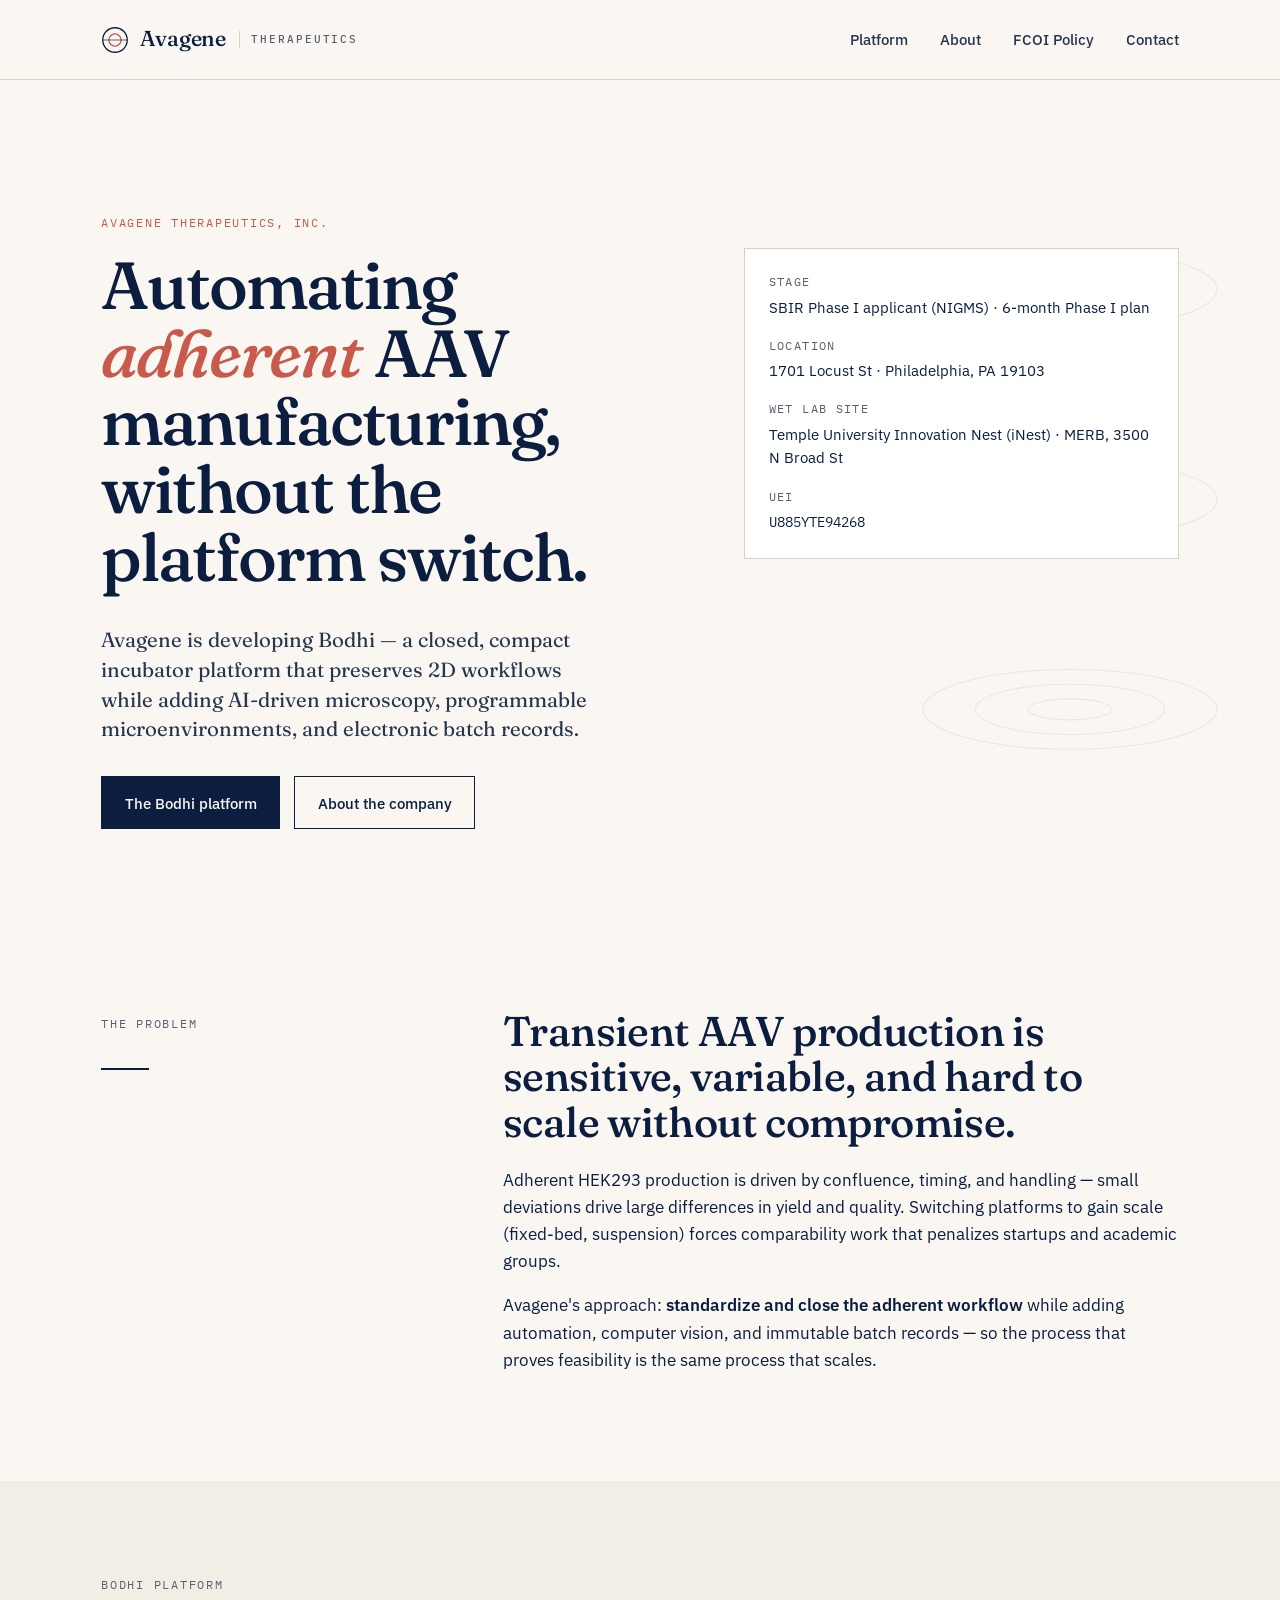
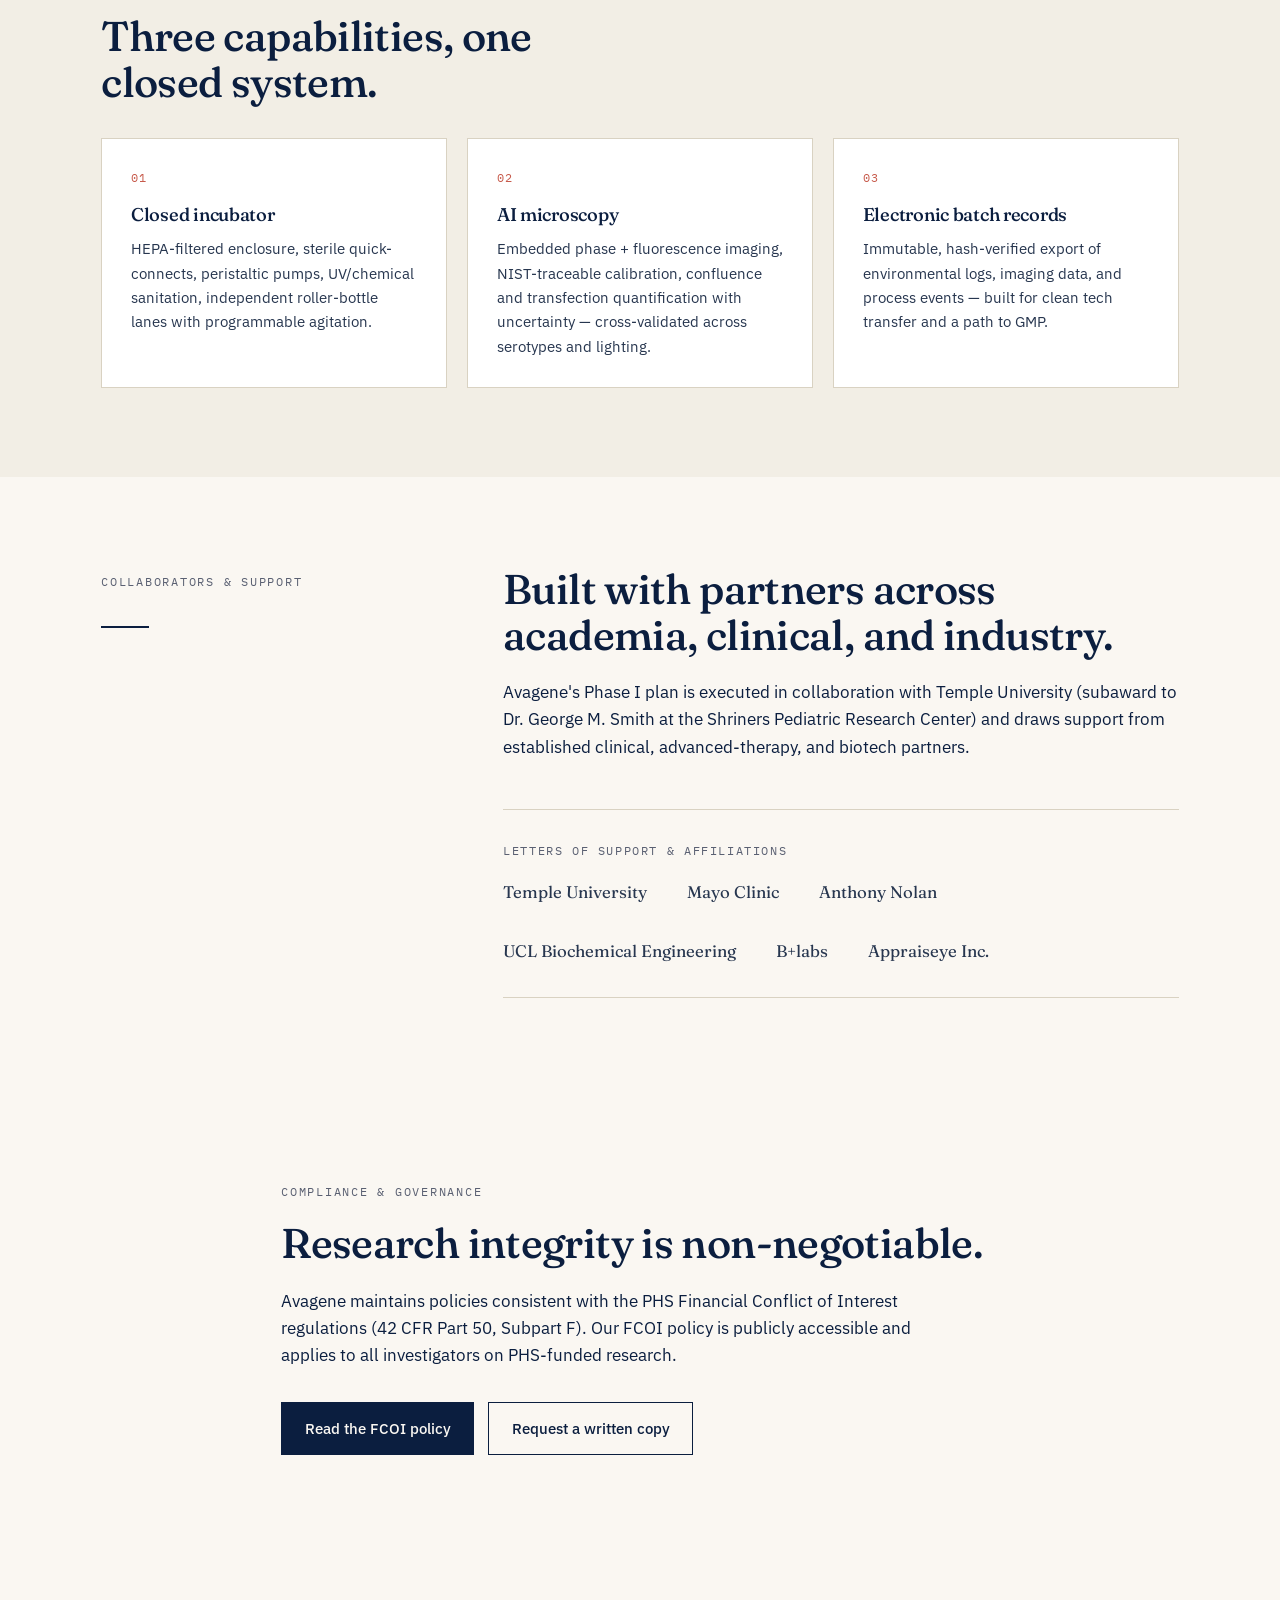
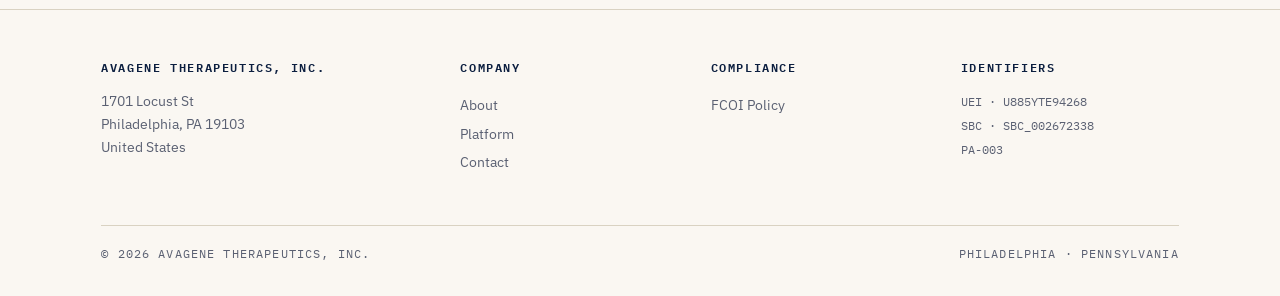
<file: index.html>
<!doctype html>
<html lang="en">
<head>
<meta charset="utf-8">
<meta name="viewport" content="width=device-width,initial-scale=1">
<title>Avagene Therapeutics — Automated 2D Cell &amp; Gene Therapy Manufacturing</title>
<meta name="description" content="Avagene Therapeutics is developing Bodhi, a closed, automated platform for adherent AAV manufacturing with integrated AI microscopy and electronic batch records.">
<link rel="preconnect" href="https://fonts.googleapis.com">
<link rel="preconnect" href="https://fonts.gstatic.com" crossorigin>
<link href="https://fonts.googleapis.com/css2?family=Fraunces:ital,opsz,wght@0,9..144,400;0,9..144,500;0,9..144,600;1,9..144,400&family=IBM+Plex+Mono:wght@400;500&family=IBM+Plex+Sans:wght@400;500;600&display=swap" rel="stylesheet">
<link rel="stylesheet" href="styles.css">
</head>
<body>

<header class="site-header">
  <div class="wrap">
    <a href="index.html" class="brand" aria-label="Avagene Therapeutics">
      <svg class="brand-mark" viewBox="0 0 32 32" fill="none" xmlns="http://www.w3.org/2000/svg" aria-hidden="true">
        <circle cx="16" cy="16" r="14" stroke="#0B1E3F" stroke-width="1.5"/>
        <circle cx="16" cy="16" r="7" stroke="#C75A4B" stroke-width="1.5"/>
        <line x1="2" y1="16" x2="30" y2="16" stroke="#0B1E3F" stroke-width="0.75"/>
      </svg>
      Avagene<span class="brand-suffix">Therapeutics</span>
    </a>
    <nav class="primary">
      <a href="platform.html">Platform</a>
      <a href="about.html">About</a>
      <a href="fcoi.html">FCOI&nbsp;Policy</a>
      <a href="contact.html">Contact</a>
    </nav>
  </div>
</header>

<section class="hero">
  <svg class="hero-motif" viewBox="0 0 400 800" xmlns="http://www.w3.org/2000/svg" preserveAspectRatio="xMidYMid slice" aria-hidden="true">
    <!-- stylised roller bottle cross-sections -->
    <g stroke="#0B1E3F" stroke-width="1" fill="none">
      <ellipse cx="200" cy="200" rx="140" ry="38"/>
      <ellipse cx="200" cy="200" rx="90" ry="24"/>
      <ellipse cx="200" cy="200" rx="40" ry="10"/>

      <ellipse cx="200" cy="400" rx="140" ry="38"/>
      <ellipse cx="200" cy="400" rx="90" ry="24"/>
      <ellipse cx="200" cy="400" rx="40" ry="10"/>

      <ellipse cx="200" cy="600" rx="140" ry="38"/>
      <ellipse cx="200" cy="600" rx="90" ry="24"/>
      <ellipse cx="200" cy="600" rx="40" ry="10"/>
    </g>
  </svg>
  <div class="wrap">
    <div class="hero-grid">
      <div>
        <span class="eyebrow">Avagene Therapeutics, Inc.</span>
        <h1>Automating <span class="accent">adherent</span> AAV manufacturing, without the platform switch.</h1>
        <p class="hero-lede">Avagene is developing Bodhi — a closed, compact incubator platform that preserves 2D workflows while adding AI-driven microscopy, programmable microenvironments, and electronic batch records.</p>
        <div class="cta-row">
          <a href="platform.html" class="btn">The Bodhi platform</a>
          <a href="about.html" class="btn ghost">About the company</a>
        </div>
      </div>

      <dl class="hero-meta">
        <dt>Stage</dt>
        <dd>SBIR Phase I applicant (NIGMS) · 6-month Phase I plan</dd>

        <dt>Location</dt>
        <dd>1701 Locust St · Philadelphia, PA 19103</dd>

        <dt>Wet lab site</dt>
        <dd>Temple University Innovation Nest (iNest) · MERB, 3500 N Broad St</dd>

        <dt>UEI</dt>
        <dd><span style="font-family:var(--mono);font-size:0.88rem;">U885YTE94268</span></dd>
      </dl>
    </div>
  </div>
</section>

<section>
  <div class="wrap">
    <div class="two-col">
      <div>
        <span class="section-label">The problem</span>
        <hr class="rule-thick">
      </div>
      <div>
        <h2>Transient AAV production is sensitive, variable, and hard to scale without compromise.</h2>
        <p>Adherent HEK293 production is driven by confluence, timing, and handling — small deviations drive large differences in yield and quality. Switching platforms to gain scale (fixed-bed, suspension) forces comparability work that penalizes startups and academic groups.</p>
        <p>Avagene's approach: <strong>standardize and close the adherent workflow</strong> while adding automation, computer vision, and immutable batch records — so the process that proves feasibility is the same process that scales.</p>
      </div>
    </div>
  </div>
</section>

<section style="background:#F2EEE5;">
  <div class="wrap">
    <span class="eyebrow muted">Bodhi platform</span>
    <h2 style="max-width:20ch;">Three capabilities, one closed system.</h2>
    <div class="cards">
      <div class="card">
        <span class="num">01</span>
        <h3>Closed incubator</h3>
        <p>HEPA-filtered enclosure, sterile quick-connects, peristaltic pumps, UV/chemical sanitation, independent roller-bottle lanes with programmable agitation.</p>
      </div>
      <div class="card">
        <span class="num">02</span>
        <h3>AI microscopy</h3>
        <p>Embedded phase + fluorescence imaging, NIST-traceable calibration, confluence and transfection quantification with uncertainty — cross-validated across serotypes and lighting.</p>
      </div>
      <div class="card">
        <span class="num">03</span>
        <h3>Electronic batch records</h3>
        <p>Immutable, hash-verified export of environmental logs, imaging data, and process events — built for clean tech transfer and a path to GMP.</p>
      </div>
    </div>
  </div>
</section>

<section>
  <div class="wrap">
    <div class="two-col">
      <div>
        <span class="section-label">Collaborators &amp; support</span>
        <hr class="rule-thick">
      </div>
      <div>
        <h2>Built with partners across academia, clinical, and industry.</h2>
        <p>Avagene's Phase I plan is executed in collaboration with Temple University (subaward to Dr. George M. Smith at the Shriners Pediatric Research Center) and draws support from established clinical, advanced-therapy, and biotech partners.</p>

        <div class="partners">
          <span class="label">Letters of support &amp; affiliations</span>
          <div class="partners-list">
            <span>Temple University</span>
            <span>Mayo Clinic</span>
            <span>Anthony Nolan</span>
            <span>UCL Biochemical Engineering</span>
            <span>B+labs</span>
            <span>Appraiseye Inc.</span>
          </div>
        </div>
      </div>
    </div>
  </div>
</section>

<section>
  <div class="wrap" style="max-width:820px;">
    <span class="eyebrow muted">Compliance &amp; governance</span>
    <h2>Research integrity is non-negotiable.</h2>
    <p>Avagene maintains policies consistent with the PHS Financial Conflict of Interest regulations (42 CFR Part 50, Subpart F). Our FCOI policy is publicly accessible and applies to all investigators on PHS-funded research.</p>
    <div class="cta-row">
      <a href="fcoi.html" class="btn">Read the FCOI policy</a>
      <a href="contact.html" class="btn ghost">Request a written copy</a>
    </div>
  </div>
</section>

<footer class="site-footer">
  <div class="wrap">
    <div>
      <h4>Avagene Therapeutics, Inc.</h4>
      <p style="color:var(--mute);font-size:0.88rem;margin:0;">1701 Locust St<br>Philadelphia, PA 19103<br>United States</p>
    </div>
    <div>
      <h4>Company</h4>
      <a href="about.html">About</a>
      <a href="platform.html">Platform</a>
      <a href="contact.html">Contact</a>
    </div>
    <div>
      <h4>Compliance</h4>
      <a href="fcoi.html">FCOI Policy</a>
    </div>
    <div>
      <h4>Identifiers</h4>
      <p style="font-family:var(--mono);font-size:0.78rem;color:var(--mute);margin:0;line-height:1.9;">
        UEI&nbsp;·&nbsp;U885YTE94268<br>
        SBC&nbsp;·&nbsp;SBC_002672338<br>
        PA-003
      </p>
    </div>
    <div class="bottom">
      <span>&copy; <span id="year">2026</span> Avagene Therapeutics, Inc.</span>
      <span>Philadelphia · Pennsylvania</span>
    </div>
  </div>
</footer>
<script>document.getElementById('year').textContent = new Date().getFullYear();</script>

</body>
</html>
</file>
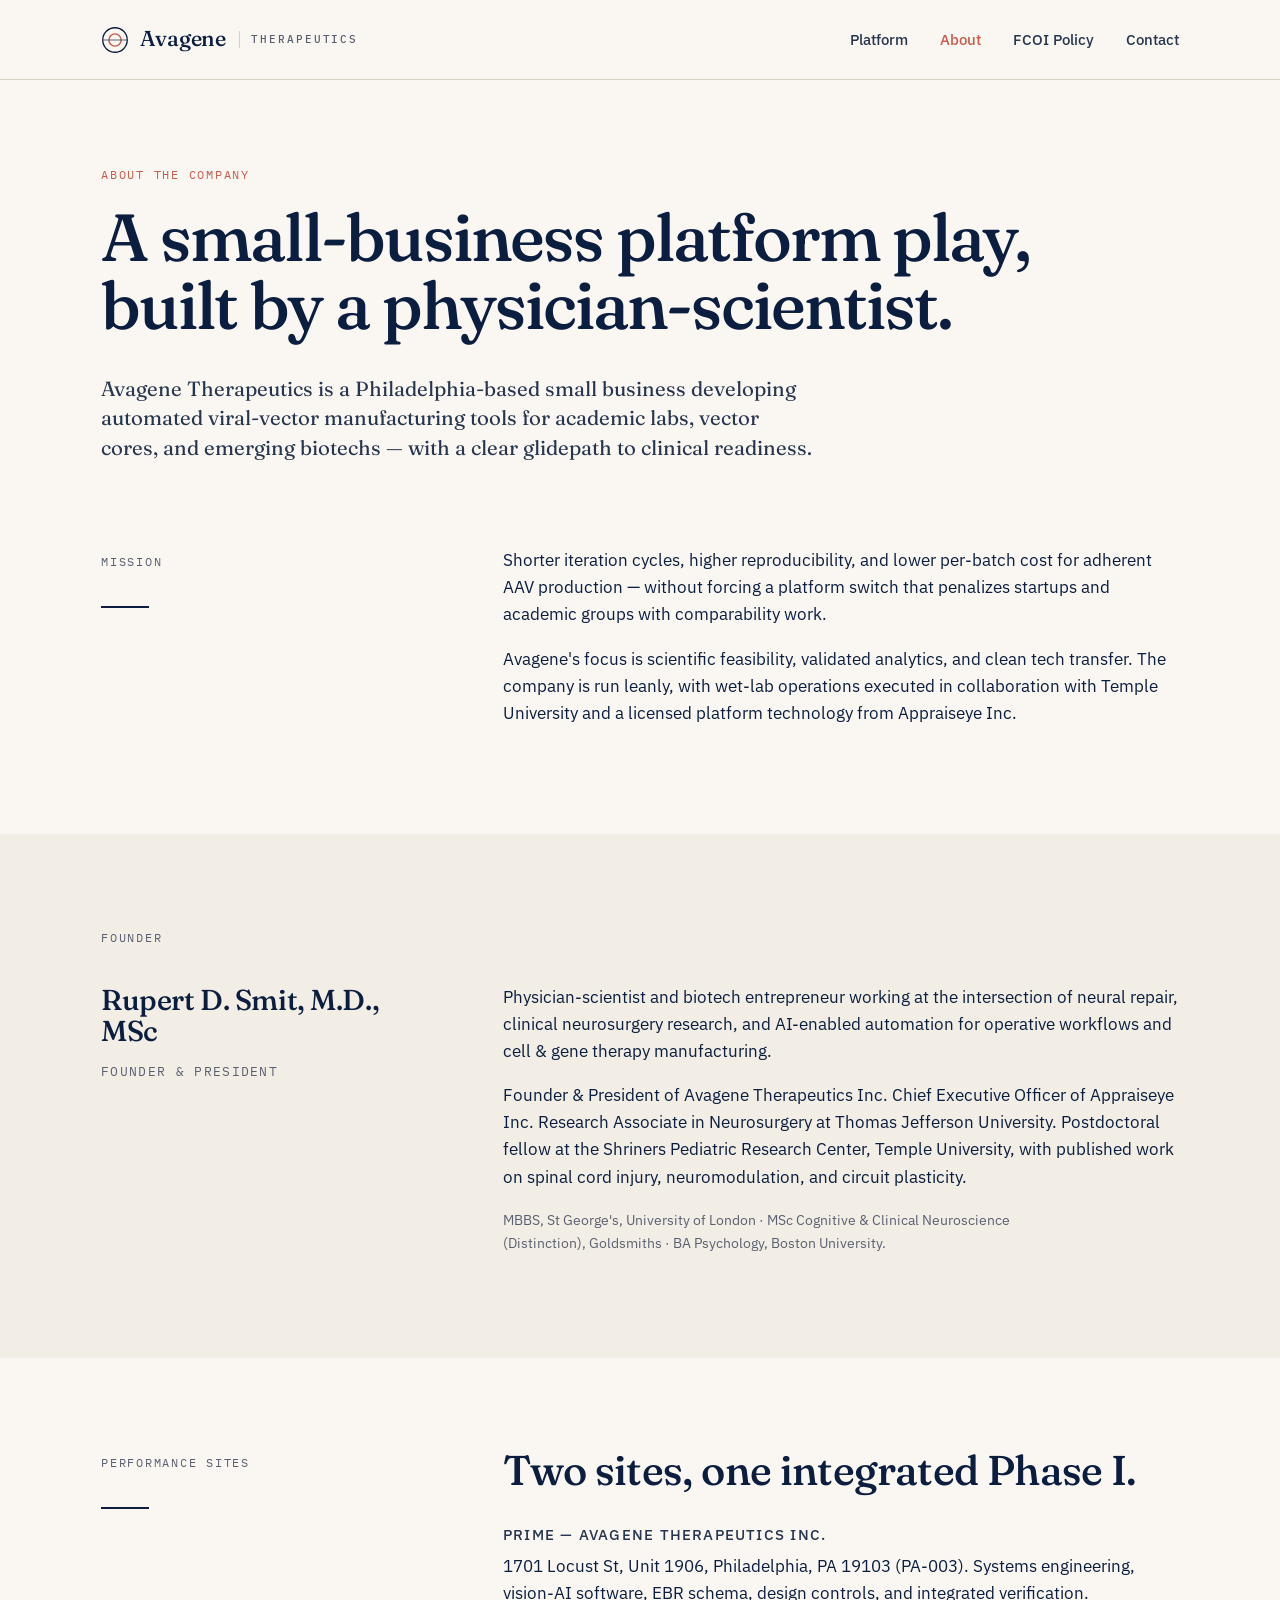
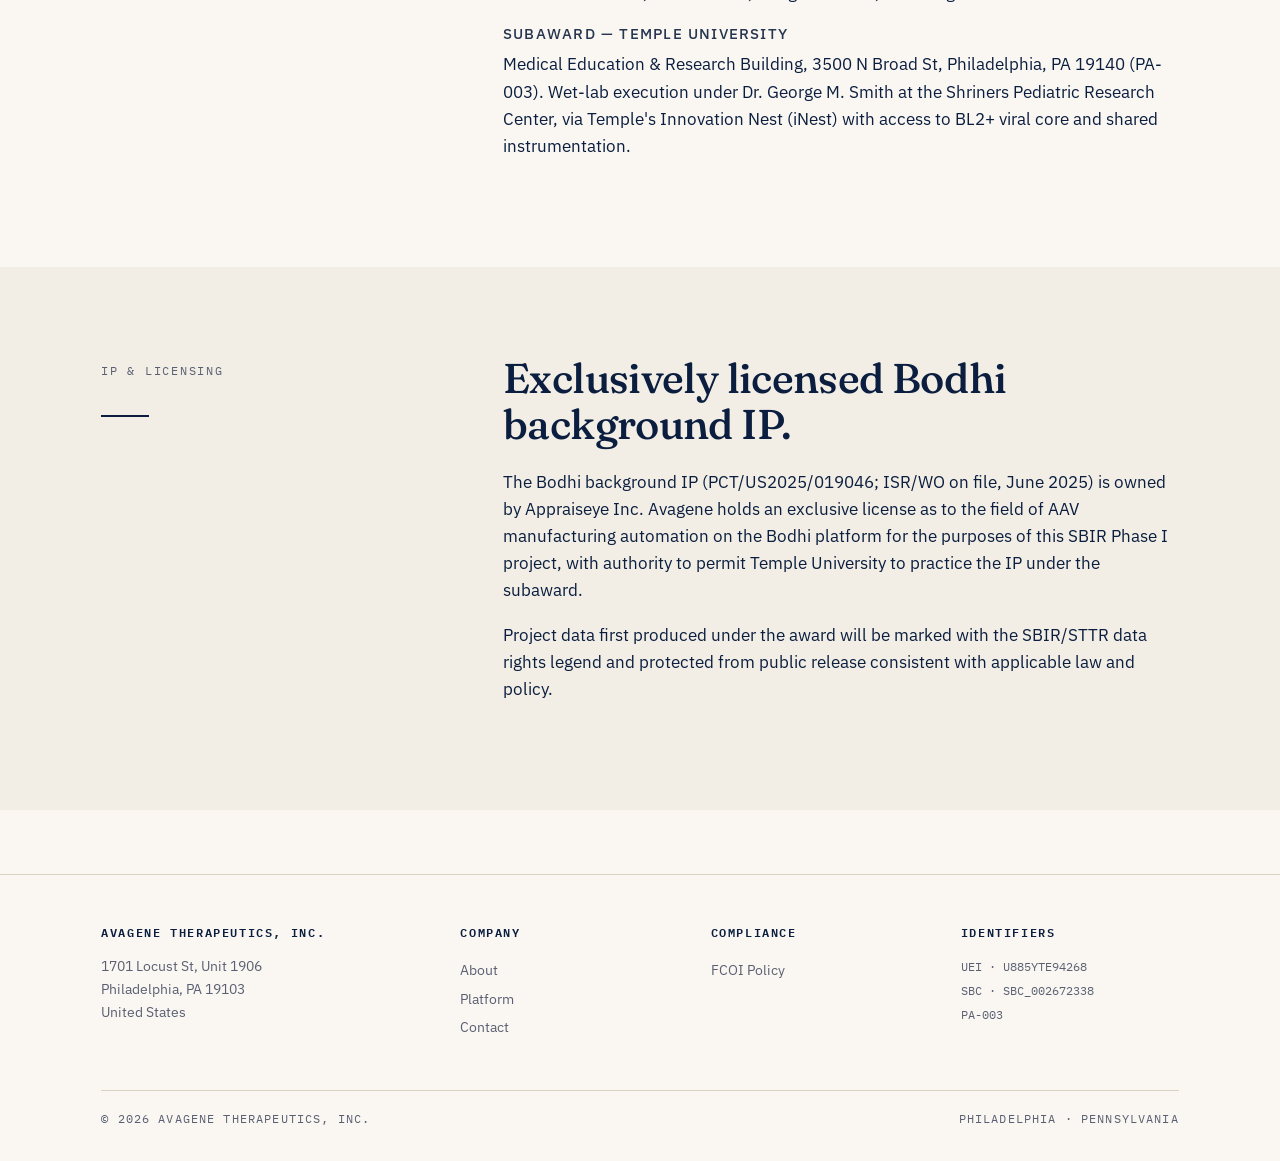
<file: about.html>
<!doctype html>
<html lang="en">
<head>
<meta charset="utf-8">
<meta name="viewport" content="width=device-width,initial-scale=1">
<title>About — Avagene Therapeutics</title>
<meta name="description" content="Avagene Therapeutics is a Philadelphia-based small business developing automated 2D viral vector manufacturing, founded by Rupert D. Smit, M.D.">
<link rel="preconnect" href="https://fonts.googleapis.com">
<link rel="preconnect" href="https://fonts.gstatic.com" crossorigin>
<link href="https://fonts.googleapis.com/css2?family=Fraunces:ital,opsz,wght@0,9..144,400;0,9..144,500;0,9..144,600;1,9..144,400&family=IBM+Plex+Mono:wght@400;500&family=IBM+Plex+Sans:wght@400;500;600&display=swap" rel="stylesheet">
<link rel="stylesheet" href="styles.css">
</head>
<body>

<header class="site-header">
  <div class="wrap">
    <a href="index.html" class="brand" aria-label="Avagene Therapeutics">
      <svg class="brand-mark" viewBox="0 0 32 32" fill="none" xmlns="http://www.w3.org/2000/svg" aria-hidden="true">
        <circle cx="16" cy="16" r="14" stroke="#0B1E3F" stroke-width="1.5"/>
        <circle cx="16" cy="16" r="7" stroke="#C75A4B" stroke-width="1.5"/>
        <line x1="2" y1="16" x2="30" y2="16" stroke="#0B1E3F" stroke-width="0.75"/>
      </svg>
      Avagene<span class="brand-suffix">Therapeutics</span>
    </a>
    <nav class="primary">
      <a href="platform.html">Platform</a>
      <a href="about.html" class="current">About</a>
      <a href="fcoi.html">FCOI&nbsp;Policy</a>
      <a href="contact.html">Contact</a>
    </nav>
  </div>
</header>

<section class="hero" style="padding-top:clamp(3rem,7vw,5rem);padding-bottom:2rem;">
  <div class="wrap">
    <span class="eyebrow">About the company</span>
    <h1 style="max-width:22ch;">A small-business platform play, built by a physician-scientist.</h1>
    <p class="hero-lede" style="max-width:55ch;">Avagene Therapeutics is a Philadelphia-based small business developing automated viral-vector manufacturing tools for academic labs, vector cores, and emerging biotechs — with a clear glidepath to clinical readiness.</p>
  </div>
</section>

<section style="padding-top:2rem;">
  <div class="wrap">
    <div class="two-col">
      <div>
        <span class="section-label">Mission</span>
        <hr class="rule-thick">
      </div>
      <div>
        <p>Shorter iteration cycles, higher reproducibility, and lower per-batch cost for adherent AAV production — without forcing a platform switch that penalizes startups and academic groups with comparability work.</p>
        <p>Avagene's focus is scientific feasibility, validated analytics, and clean tech transfer. The company is run leanly, with wet-lab operations executed in collaboration with Temple University and a licensed platform technology from Appraiseye Inc.</p>
      </div>
    </div>
  </div>
</section>

<section style="background:#F2EEE5;">
  <div class="wrap">
    <span class="eyebrow muted">Founder</span>
    <div class="two-col" style="margin-top:1rem;">
      <div>
        <h2 style="font-size:1.8rem;">Rupert D. Smit, M.D., MSc</h2>
        <p style="font-family:var(--mono);font-size:0.82rem;color:var(--mute);text-transform:uppercase;letter-spacing:0.1em;">Founder &amp; President</p>
      </div>
      <div>
        <p>Physician-scientist and biotech entrepreneur working at the intersection of neural repair, clinical neurosurgery research, and AI-enabled automation for operative workflows and cell &amp; gene therapy manufacturing.</p>
        <p>Founder &amp; President of Avagene Therapeutics Inc. Chief Executive Officer of Appraiseye Inc. Research Associate in Neurosurgery at Thomas Jefferson University. Postdoctoral fellow at the Shriners Pediatric Research Center, Temple University, with published work on spinal cord injury, neuromodulation, and circuit plasticity.</p>
        <p style="font-size:0.9rem;color:var(--mute);">MBBS, St George's, University of London · MSc Cognitive &amp; Clinical Neuroscience (Distinction), Goldsmiths · BA Psychology, Boston University.</p>
      </div>
    </div>
  </div>
</section>

<section>
  <div class="wrap">
    <div class="two-col">
      <div>
        <span class="section-label">Performance sites</span>
        <hr class="rule-thick">
      </div>
      <div>
        <h2>Two sites, one integrated Phase I.</h2>

        <h3 style="font-family:var(--sans);font-size:0.95rem;text-transform:uppercase;letter-spacing:0.08em;color:var(--ink-soft);margin-top:2rem;">Prime — Avagene Therapeutics Inc.</h3>
        <p>1701 Locust St, Unit 1906, Philadelphia, PA 19103 (PA-003). Systems engineering, vision-AI software, EBR schema, design controls, and integrated verification.</p>

        <h3 style="font-family:var(--sans);font-size:0.95rem;text-transform:uppercase;letter-spacing:0.08em;color:var(--ink-soft);">Subaward — Temple University</h3>
        <p>Medical Education &amp; Research Building, 3500 N Broad St, Philadelphia, PA 19140 (PA-003). Wet-lab execution under Dr. George M. Smith at the Shriners Pediatric Research Center, via Temple's Innovation Nest (iNest) with access to BL2+ viral core and shared instrumentation.</p>
      </div>
    </div>
  </div>
</section>

<section style="background:#F2EEE5;">
  <div class="wrap">
    <div class="two-col">
      <div>
        <span class="section-label">IP &amp; licensing</span>
        <hr class="rule-thick">
      </div>
      <div>
        <h2>Exclusively licensed Bodhi background IP.</h2>
        <p>The Bodhi background IP (PCT/US2025/019046; ISR/WO on file, June 2025) is owned by Appraiseye Inc. Avagene holds an exclusive license as to the field of AAV manufacturing automation on the Bodhi platform for the purposes of this SBIR Phase I project, with authority to permit Temple University to practice the IP under the subaward.</p>
        <p>Project data first produced under the award will be marked with the SBIR/STTR data rights legend and protected from public release consistent with applicable law and policy.</p>
      </div>
    </div>
  </div>
</section>

<footer class="site-footer">
  <div class="wrap">
    <div>
      <h4>Avagene Therapeutics, Inc.</h4>
      <p style="color:var(--mute);font-size:0.88rem;margin:0;">1701 Locust St, Unit 1906<br>Philadelphia, PA 19103<br>United States</p>
    </div>
    <div>
      <h4>Company</h4>
      <a href="about.html">About</a>
      <a href="platform.html">Platform</a>
      <a href="contact.html">Contact</a>
    </div>
    <div>
      <h4>Compliance</h4>
      <a href="fcoi.html">FCOI Policy</a>
    </div>
    <div>
      <h4>Identifiers</h4>
      <p style="font-family:var(--mono);font-size:0.78rem;color:var(--mute);margin:0;line-height:1.9;">
        UEI&nbsp;·&nbsp;U885YTE94268<br>
        SBC&nbsp;·&nbsp;SBC_002672338<br>
        PA-003
      </p>
    </div>
    <div class="bottom">
      <span>&copy; <span id="year">2026</span> Avagene Therapeutics, Inc.</span>
      <span>Philadelphia · Pennsylvania</span>
    </div>
  </div>
</footer>
<script>document.getElementById('year').textContent = new Date().getFullYear();</script>

</body>
</html>
</file>
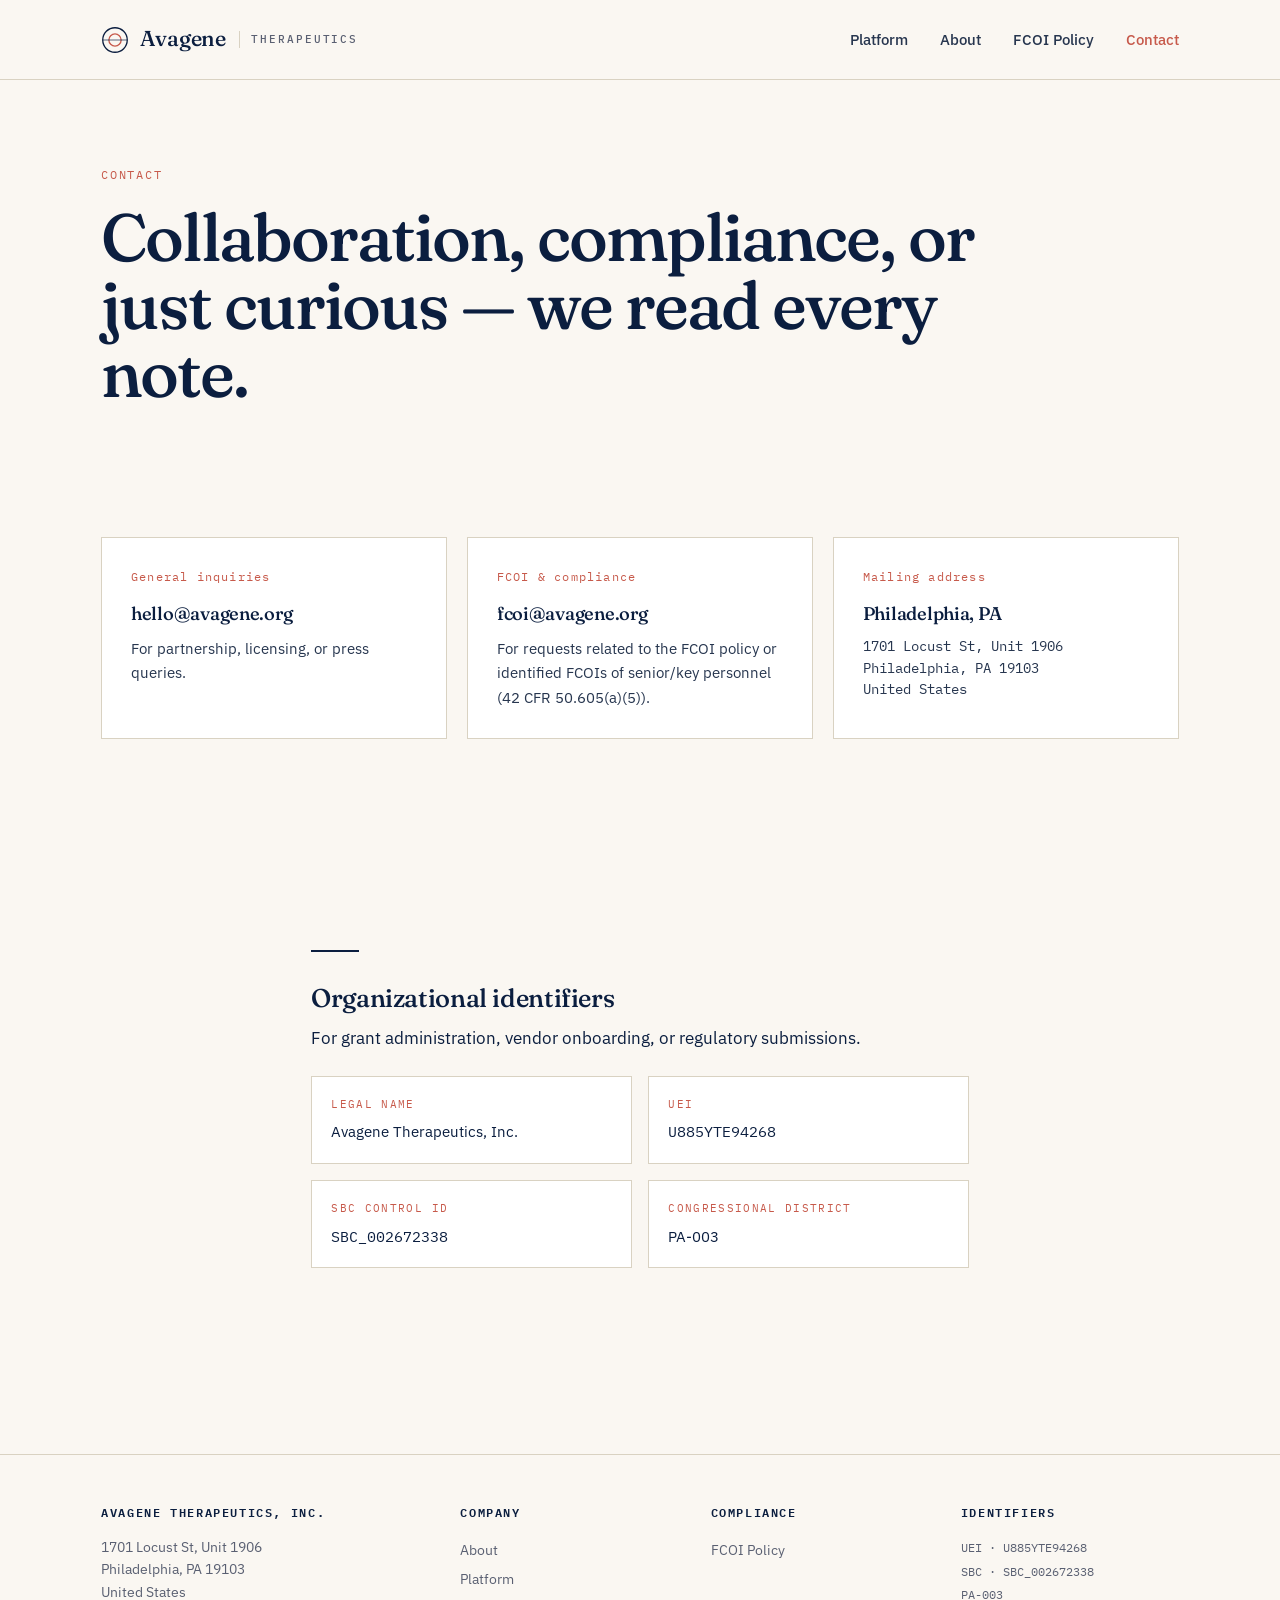
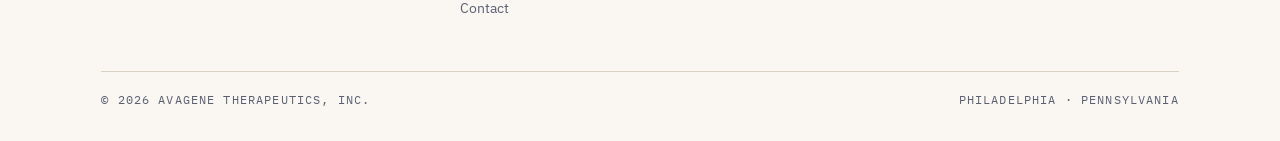
<file: contact.html>
<!doctype html>
<html lang="en">
<head>
<meta charset="utf-8">
<meta name="viewport" content="width=device-width,initial-scale=1">
<title>Contact — Avagene Therapeutics</title>
<meta name="description" content="Get in touch with Avagene Therapeutics, Inc. for collaboration, SBIR, or compliance inquiries.">
<link rel="preconnect" href="https://fonts.googleapis.com">
<link rel="preconnect" href="https://fonts.gstatic.com" crossorigin>
<link href="https://fonts.googleapis.com/css2?family=Fraunces:ital,opsz,wght@0,9..144,400;0,9..144,500;0,9..144,600;1,9..144,400&family=IBM+Plex+Mono:wght@400;500&family=IBM+Plex+Sans:wght@400;500;600&display=swap" rel="stylesheet">
<link rel="stylesheet" href="styles.css">
</head>
<body>

<header class="site-header">
  <div class="wrap">
    <a href="index.html" class="brand" aria-label="Avagene Therapeutics">
      <svg class="brand-mark" viewBox="0 0 32 32" fill="none" xmlns="http://www.w3.org/2000/svg" aria-hidden="true">
        <circle cx="16" cy="16" r="14" stroke="#0B1E3F" stroke-width="1.5"/>
        <circle cx="16" cy="16" r="7" stroke="#C75A4B" stroke-width="1.5"/>
        <line x1="2" y1="16" x2="30" y2="16" stroke="#0B1E3F" stroke-width="0.75"/>
      </svg>
      Avagene<span class="brand-suffix">Therapeutics</span>
    </a>
    <nav class="primary">
      <a href="platform.html">Platform</a>
      <a href="about.html">About</a>
      <a href="fcoi.html">FCOI&nbsp;Policy</a>
      <a href="contact.html" class="current">Contact</a>
    </nav>
  </div>
</header>

<section class="hero" style="padding-top:clamp(3rem,7vw,5rem);padding-bottom:2rem;">
  <div class="wrap">
    <span class="eyebrow">Contact</span>
    <h1 style="max-width:22ch;">Collaboration, compliance, or just curious — we read every note.</h1>
  </div>
</section>

<section style="padding-top:2rem;">
  <div class="wrap">
    <div class="cards">
      <div class="card">
        <span class="num">General inquiries</span>
        <h3>hello@avagene.org</h3>
        <p>For partnership, licensing, or press queries.</p>
      </div>
      <div class="card">
        <span class="num">FCOI &amp; compliance</span>
        <h3>fcoi@avagene.org</h3>
        <p>For requests related to the FCOI policy or identified FCOIs of senior/key personnel (42 CFR 50.605(a)(5)).</p>
      </div>
      <div class="card">
        <span class="num">Mailing address</span>
        <h3>Philadelphia, PA</h3>
        <p style="font-family:var(--mono);font-size:0.85rem;line-height:1.6;">1701 Locust St, Unit 1906<br>Philadelphia, PA 19103<br>United States</p>
      </div>
    </div>
  </div>
</section>

<section>
  <div class="wrap" style="max-width:760px;">
    <hr class="rule-thick">
    <h2 style="font-size:1.6rem;">Organizational identifiers</h2>
    <p>For grant administration, vendor onboarding, or regulatory submissions.</p>
    <div class="compliance-grid" style="margin-top:1.5rem;">
      <div class="item">
        <span class="label">Legal name</span>
        Avagene Therapeutics, Inc.
      </div>
      <div class="item">
        <span class="label">UEI</span>
        <span style="font-family:var(--mono);">U885YTE94268</span>
      </div>
      <div class="item">
        <span class="label">SBC Control ID</span>
        <span style="font-family:var(--mono);">SBC_002672338</span>
      </div>
      <div class="item">
        <span class="label">Congressional district</span>
        PA-003
      </div>
    </div>
  </div>
</section>

<footer class="site-footer">
  <div class="wrap">
    <div>
      <h4>Avagene Therapeutics, Inc.</h4>
      <p style="color:var(--mute);font-size:0.88rem;margin:0;">1701 Locust St, Unit 1906<br>Philadelphia, PA 19103<br>United States</p>
    </div>
    <div>
      <h4>Company</h4>
      <a href="about.html">About</a>
      <a href="platform.html">Platform</a>
      <a href="contact.html">Contact</a>
    </div>
    <div>
      <h4>Compliance</h4>
      <a href="fcoi.html">FCOI Policy</a>
    </div>
    <div>
      <h4>Identifiers</h4>
      <p style="font-family:var(--mono);font-size:0.78rem;color:var(--mute);margin:0;line-height:1.9;">
        UEI&nbsp;·&nbsp;U885YTE94268<br>
        SBC&nbsp;·&nbsp;SBC_002672338<br>
        PA-003
      </p>
    </div>
    <div class="bottom">
      <span>&copy; <span id="year">2026</span> Avagene Therapeutics, Inc.</span>
      <span>Philadelphia · Pennsylvania</span>
    </div>
  </div>
</footer>
<script>document.getElementById('year').textContent = new Date().getFullYear();</script>

</body>
</html>
</file>
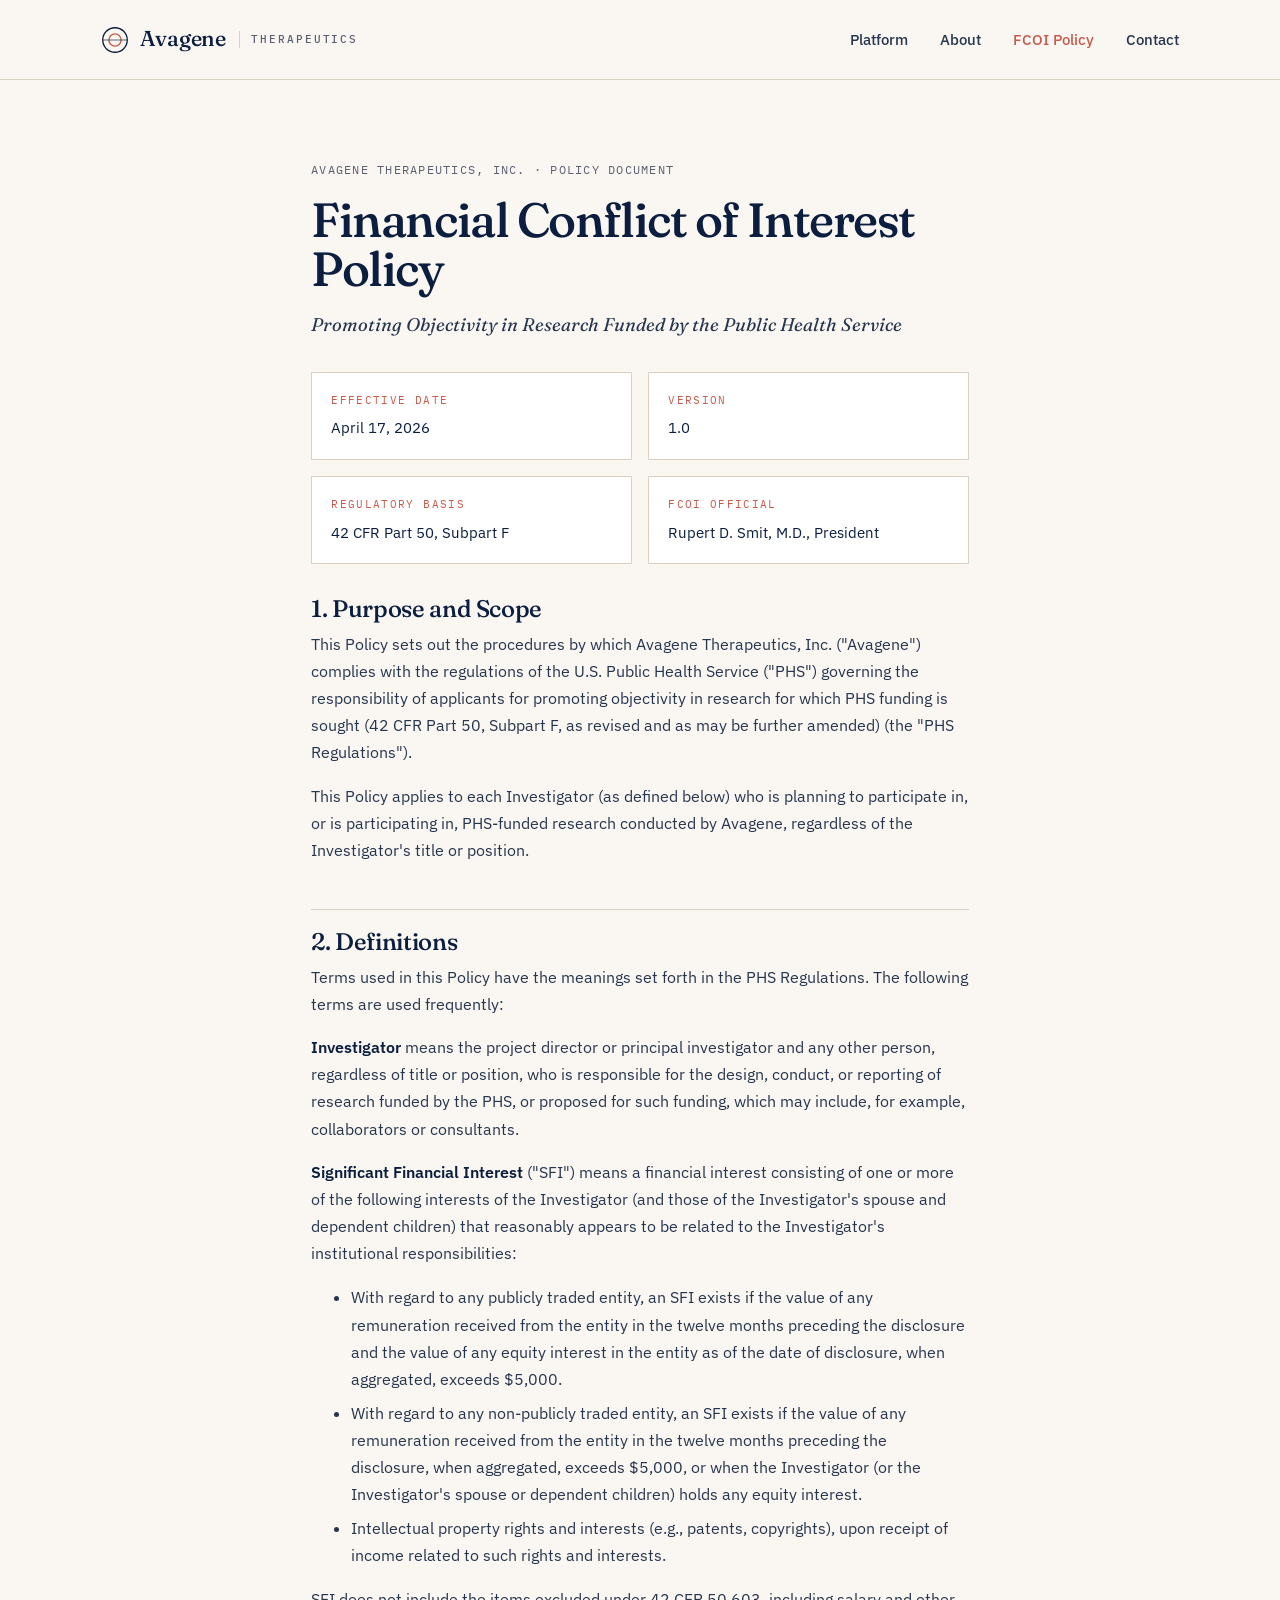
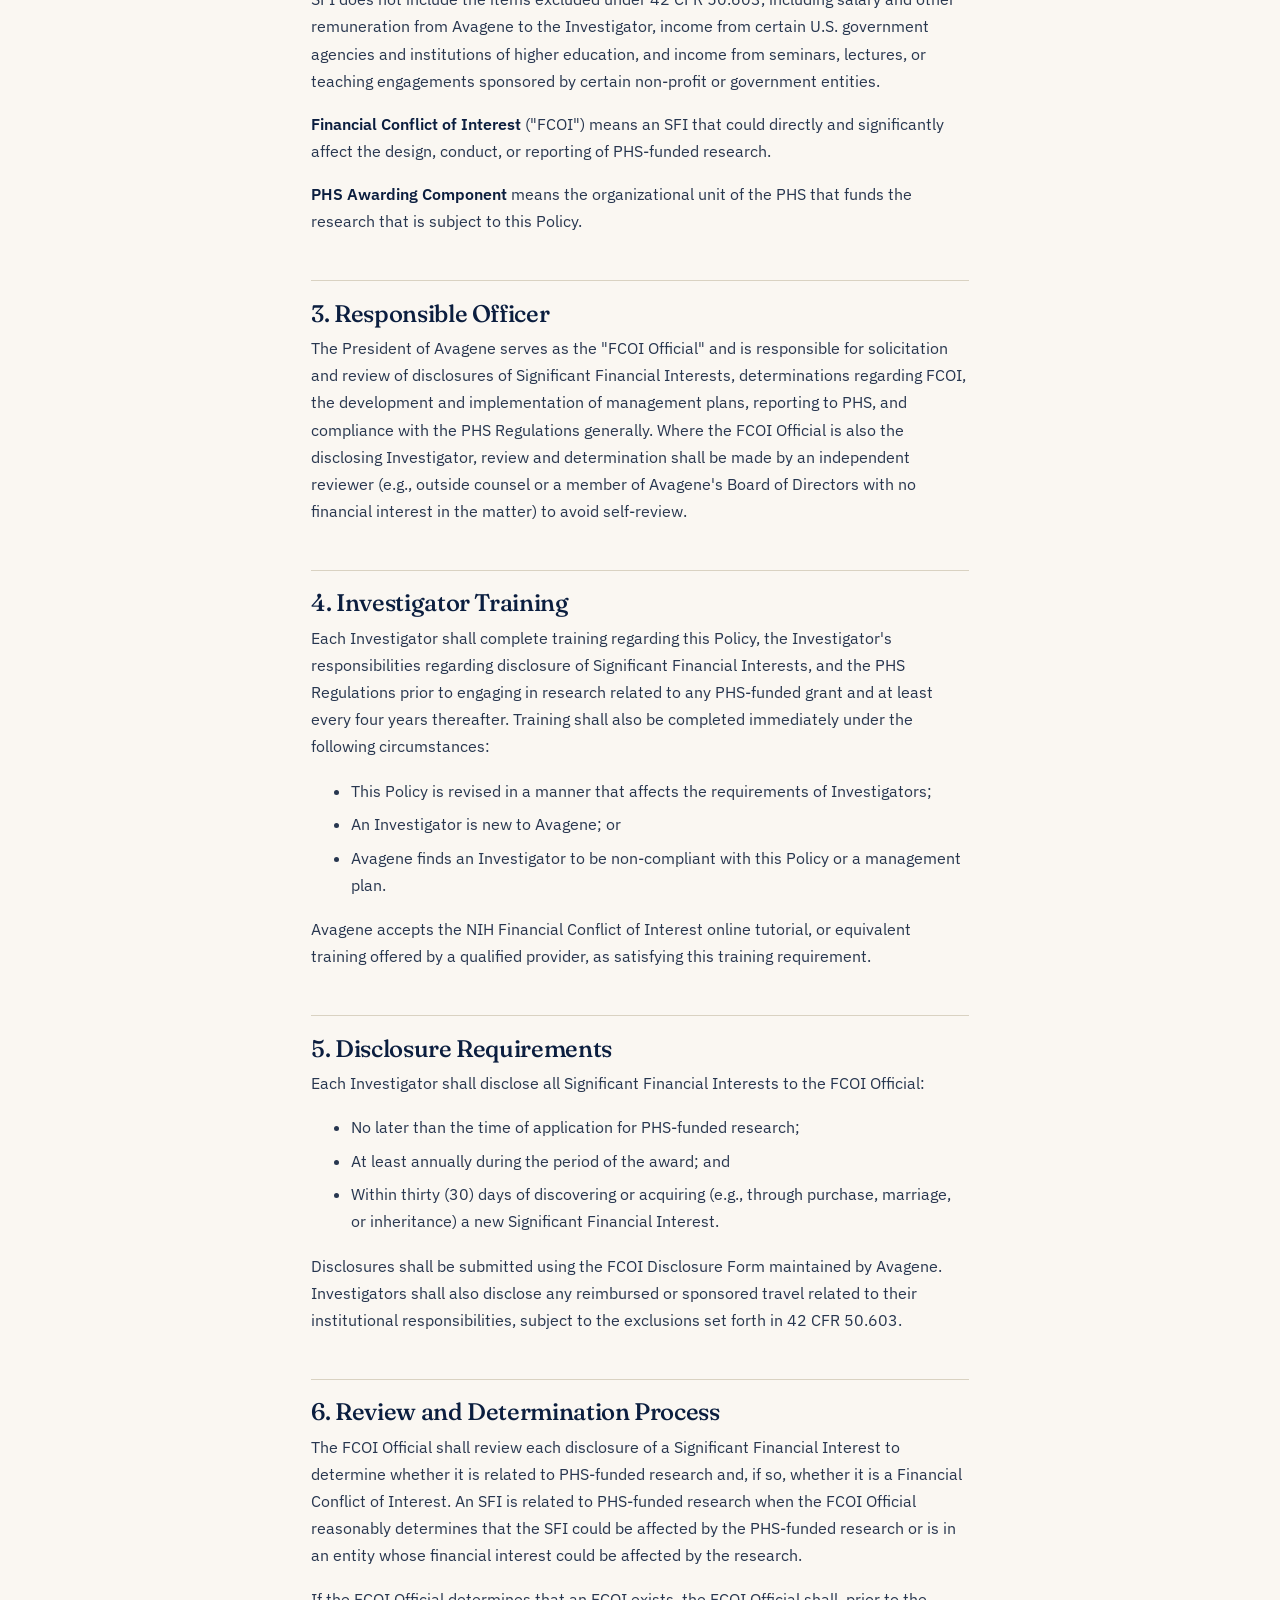
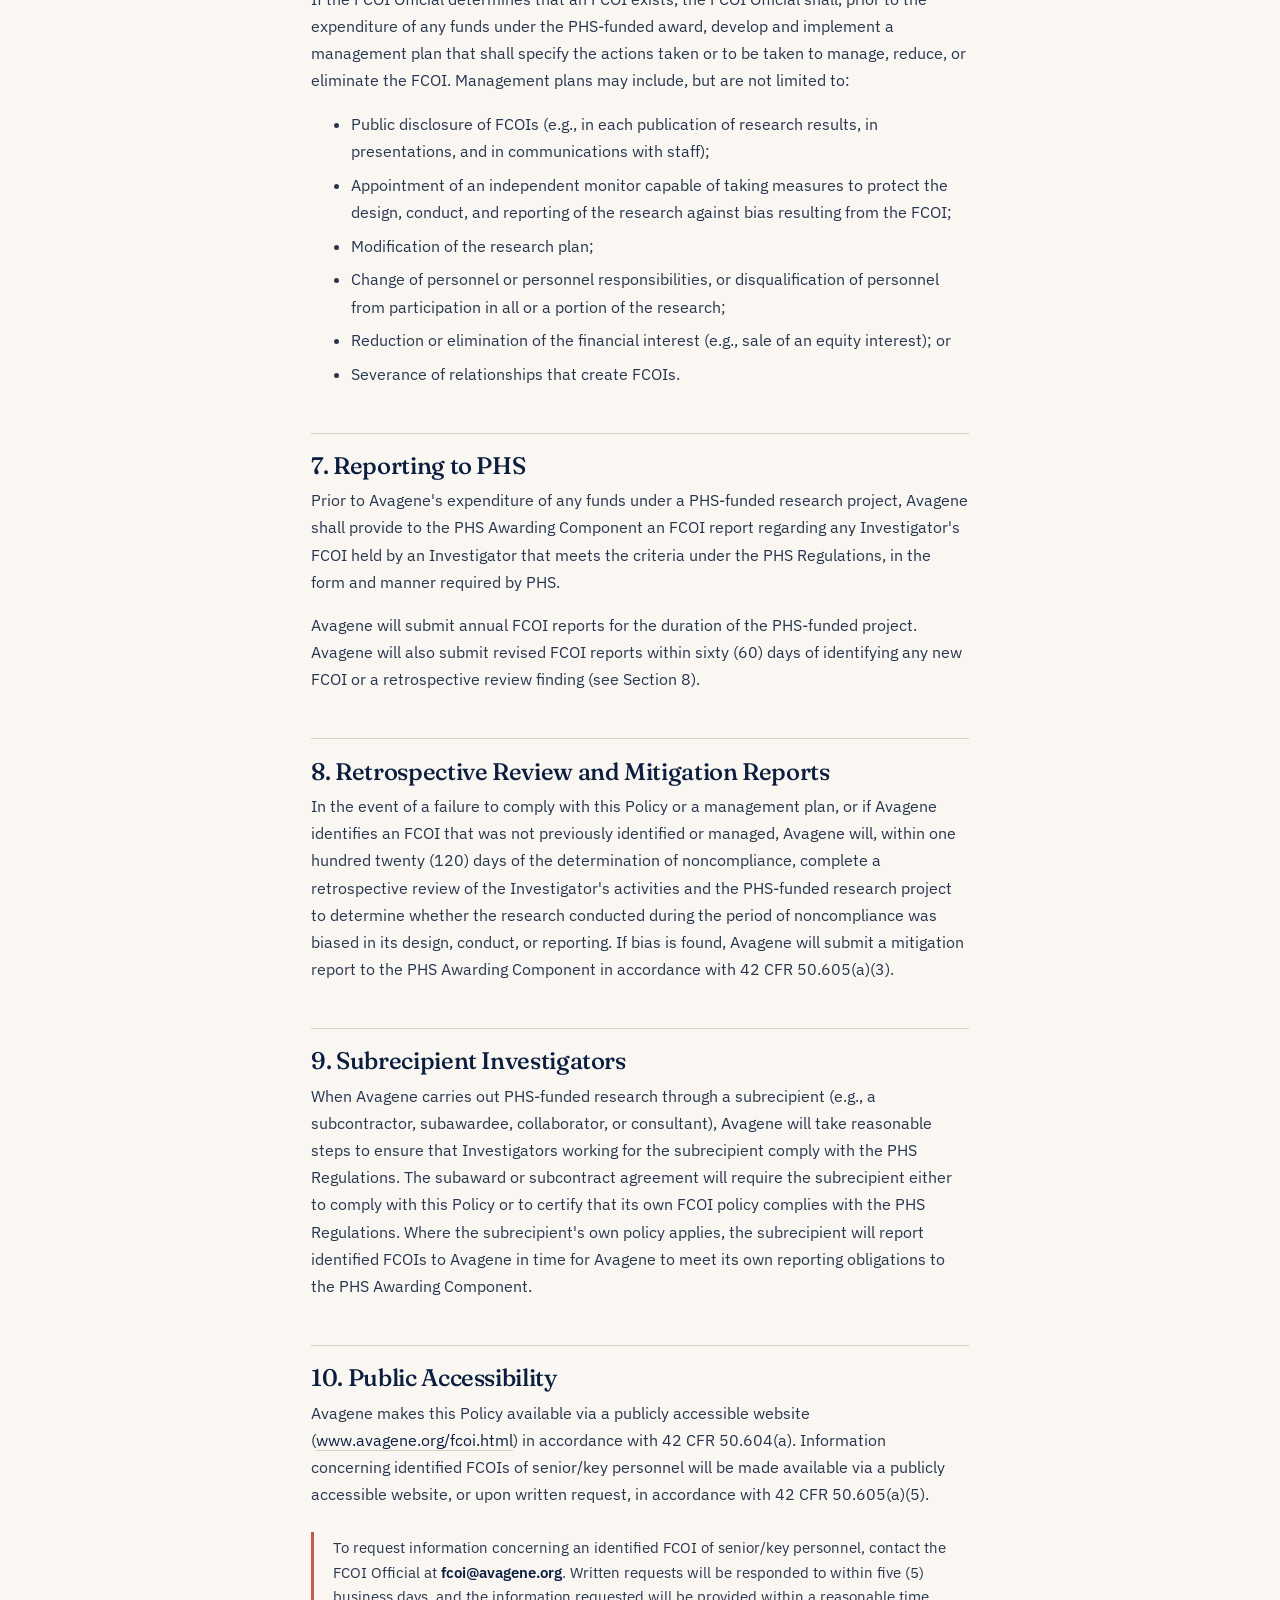
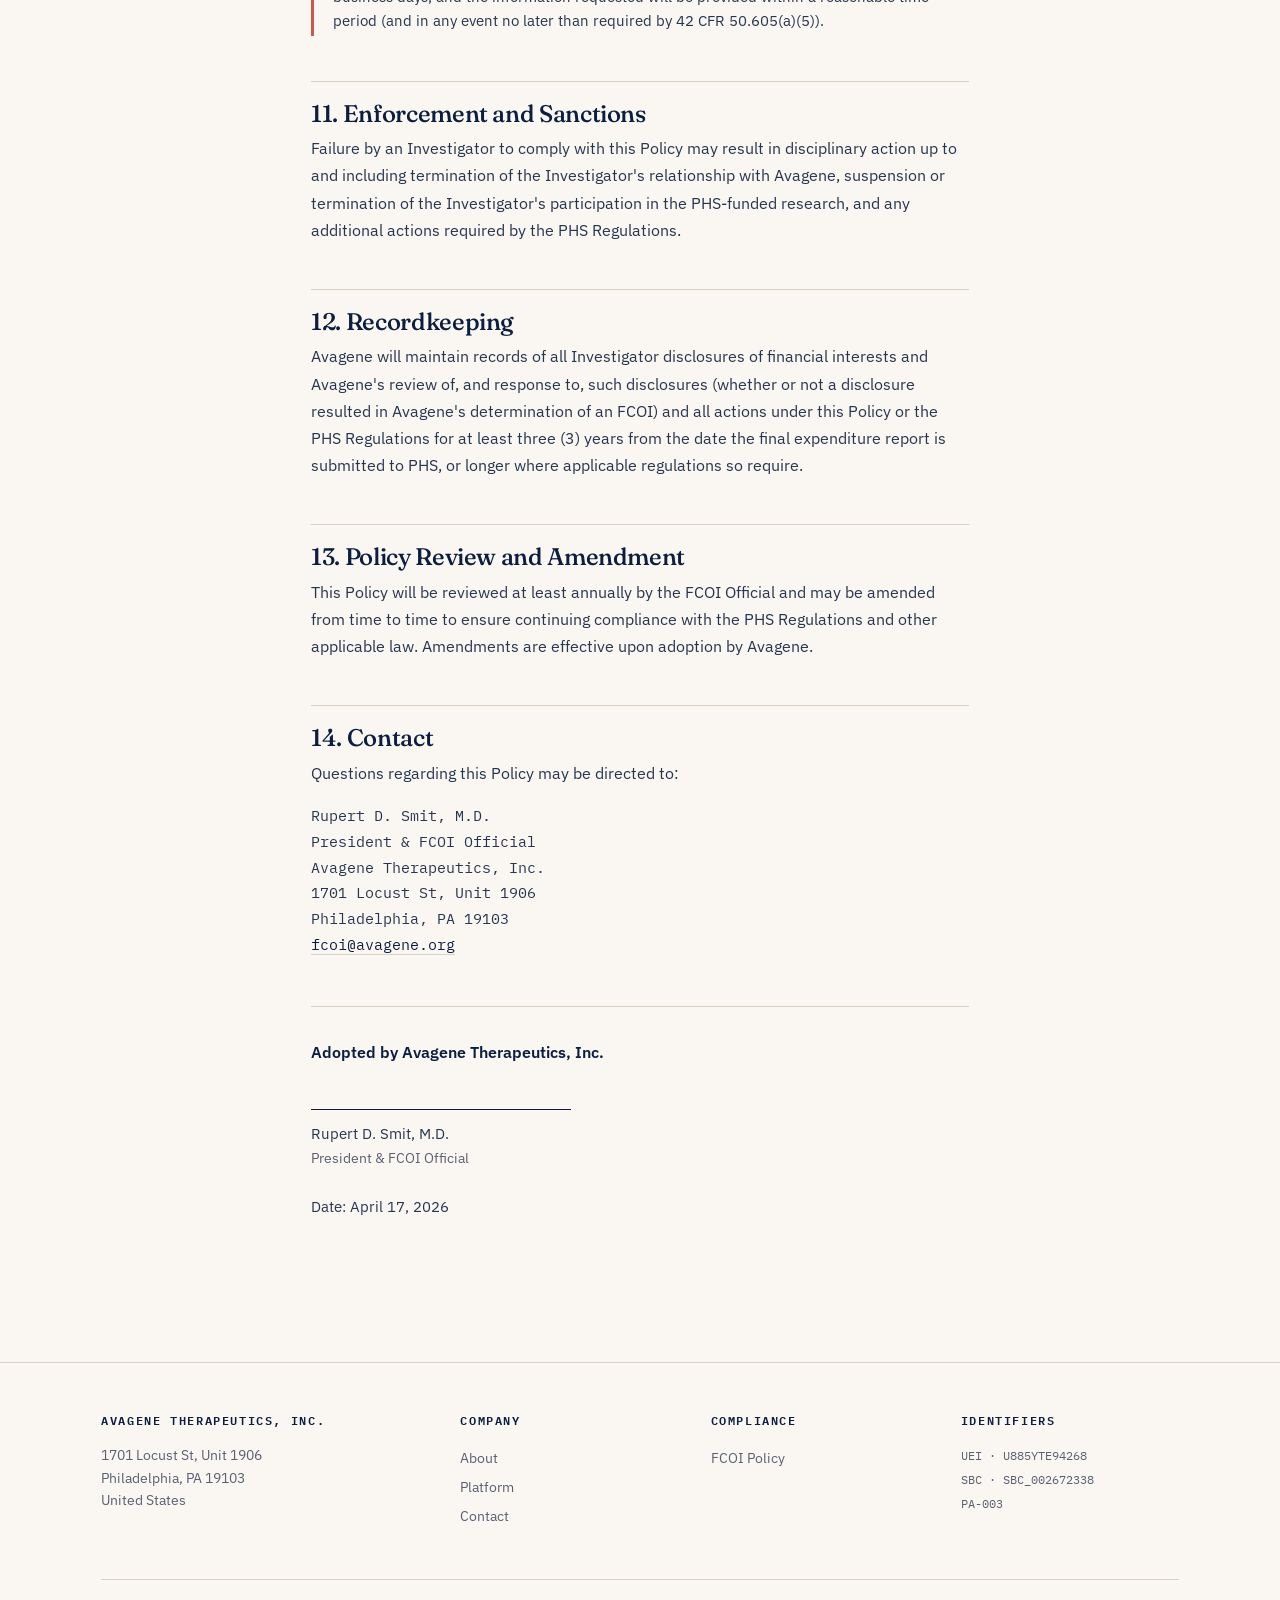
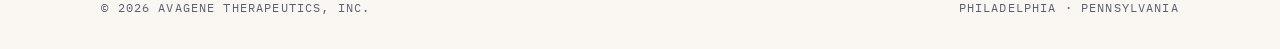
<file: fcoi.html>
<!doctype html>
<html lang="en">
<head>
<meta charset="utf-8">
<meta name="viewport" content="width=device-width,initial-scale=1">
<title>Financial Conflict of Interest Policy — Avagene Therapeutics</title>
<meta name="description" content="Avagene Therapeutics, Inc. Financial Conflict of Interest Policy, adopted in compliance with 42 CFR Part 50, Subpart F.">
<link rel="preconnect" href="https://fonts.googleapis.com">
<link rel="preconnect" href="https://fonts.gstatic.com" crossorigin>
<link href="https://fonts.googleapis.com/css2?family=Fraunces:ital,opsz,wght@0,9..144,400;0,9..144,500;0,9..144,600;1,9..144,400&family=IBM+Plex+Mono:wght@400;500&family=IBM+Plex+Sans:wght@400;500;600&display=swap" rel="stylesheet">
<link rel="stylesheet" href="styles.css">
</head>
<body>

<header class="site-header">
  <div class="wrap">
    <a href="index.html" class="brand" aria-label="Avagene Therapeutics">
      <svg class="brand-mark" viewBox="0 0 32 32" fill="none" xmlns="http://www.w3.org/2000/svg" aria-hidden="true">
        <circle cx="16" cy="16" r="14" stroke="#0B1E3F" stroke-width="1.5"/>
        <circle cx="16" cy="16" r="7" stroke="#C75A4B" stroke-width="1.5"/>
        <line x1="2" y1="16" x2="30" y2="16" stroke="#0B1E3F" stroke-width="0.75"/>
      </svg>
      Avagene<span class="brand-suffix">Therapeutics</span>
    </a>
    <nav class="primary">
      <a href="platform.html">Platform</a>
      <a href="about.html">About</a>
      <a href="fcoi.html" class="current">FCOI&nbsp;Policy</a>
      <a href="contact.html">Contact</a>
    </nav>
  </div>
</header>

<article class="doc">

  <div class="meta">Avagene Therapeutics, Inc. · Policy Document</div>
  <h1>Financial Conflict of Interest Policy</h1>
  <p class="subtitle">Promoting Objectivity in Research Funded by the Public Health Service</p>

  <div class="compliance-grid">
    <div class="item">
      <span class="label">Effective date</span>
      April 17, 2026
    </div>
    <div class="item">
      <span class="label">Version</span>
      1.0
    </div>
    <div class="item">
      <span class="label">Regulatory basis</span>
      42 CFR Part 50, Subpart F
    </div>
    <div class="item">
      <span class="label">FCOI Official</span>
      Rupert D. Smit, M.D., President
    </div>
  </div>

  <h2>1. Purpose and Scope</h2>
  <p>This Policy sets out the procedures by which Avagene Therapeutics, Inc. ("Avagene") complies with the regulations of the U.S. Public Health Service ("PHS") governing the responsibility of applicants for promoting objectivity in research for which PHS funding is sought (42 CFR Part 50, Subpart F, as revised and as may be further amended) (the "PHS Regulations").</p>
  <p>This Policy applies to each Investigator (as defined below) who is planning to participate in, or is participating in, PHS-funded research conducted by Avagene, regardless of the Investigator's title or position.</p>

  <h2>2. Definitions</h2>
  <p>Terms used in this Policy have the meanings set forth in the PHS Regulations. The following terms are used frequently:</p>
  <p><strong>Investigator</strong> means the project director or principal investigator and any other person, regardless of title or position, who is responsible for the design, conduct, or reporting of research funded by the PHS, or proposed for such funding, which may include, for example, collaborators or consultants.</p>
  <p><strong>Significant Financial Interest</strong> ("SFI") means a financial interest consisting of one or more of the following interests of the Investigator (and those of the Investigator's spouse and dependent children) that reasonably appears to be related to the Investigator's institutional responsibilities:</p>
  <ul>
    <li>With regard to any publicly traded entity, an SFI exists if the value of any remuneration received from the entity in the twelve months preceding the disclosure and the value of any equity interest in the entity as of the date of disclosure, when aggregated, exceeds $5,000.</li>
    <li>With regard to any non-publicly traded entity, an SFI exists if the value of any remuneration received from the entity in the twelve months preceding the disclosure, when aggregated, exceeds $5,000, or when the Investigator (or the Investigator's spouse or dependent children) holds any equity interest.</li>
    <li>Intellectual property rights and interests (e.g., patents, copyrights), upon receipt of income related to such rights and interests.</li>
  </ul>
  <p>SFI does not include the items excluded under 42 CFR 50.603, including salary and other remuneration from Avagene to the Investigator, income from certain U.S. government agencies and institutions of higher education, and income from seminars, lectures, or teaching engagements sponsored by certain non-profit or government entities.</p>
  <p><strong>Financial Conflict of Interest</strong> ("FCOI") means an SFI that could directly and significantly affect the design, conduct, or reporting of PHS-funded research.</p>
  <p><strong>PHS Awarding Component</strong> means the organizational unit of the PHS that funds the research that is subject to this Policy.</p>

  <h2>3. Responsible Officer</h2>
  <p>The President of Avagene serves as the "FCOI Official" and is responsible for solicitation and review of disclosures of Significant Financial Interests, determinations regarding FCOI, the development and implementation of management plans, reporting to PHS, and compliance with the PHS Regulations generally. Where the FCOI Official is also the disclosing Investigator, review and determination shall be made by an independent reviewer (e.g., outside counsel or a member of Avagene's Board of Directors with no financial interest in the matter) to avoid self-review.</p>

  <h2>4. Investigator Training</h2>
  <p>Each Investigator shall complete training regarding this Policy, the Investigator's responsibilities regarding disclosure of Significant Financial Interests, and the PHS Regulations prior to engaging in research related to any PHS-funded grant and at least every four years thereafter. Training shall also be completed immediately under the following circumstances:</p>
  <ul>
    <li>This Policy is revised in a manner that affects the requirements of Investigators;</li>
    <li>An Investigator is new to Avagene; or</li>
    <li>Avagene finds an Investigator to be non-compliant with this Policy or a management plan.</li>
  </ul>
  <p>Avagene accepts the NIH Financial Conflict of Interest online tutorial, or equivalent training offered by a qualified provider, as satisfying this training requirement.</p>

  <h2>5. Disclosure Requirements</h2>
  <p>Each Investigator shall disclose all Significant Financial Interests to the FCOI Official:</p>
  <ul>
    <li>No later than the time of application for PHS-funded research;</li>
    <li>At least annually during the period of the award; and</li>
    <li>Within thirty (30) days of discovering or acquiring (e.g., through purchase, marriage, or inheritance) a new Significant Financial Interest.</li>
  </ul>
  <p>Disclosures shall be submitted using the FCOI Disclosure Form maintained by Avagene. Investigators shall also disclose any reimbursed or sponsored travel related to their institutional responsibilities, subject to the exclusions set forth in 42 CFR 50.603.</p>

  <h2>6. Review and Determination Process</h2>
  <p>The FCOI Official shall review each disclosure of a Significant Financial Interest to determine whether it is related to PHS-funded research and, if so, whether it is a Financial Conflict of Interest. An SFI is related to PHS-funded research when the FCOI Official reasonably determines that the SFI could be affected by the PHS-funded research or is in an entity whose financial interest could be affected by the research.</p>
  <p>If the FCOI Official determines that an FCOI exists, the FCOI Official shall, prior to the expenditure of any funds under the PHS-funded award, develop and implement a management plan that shall specify the actions taken or to be taken to manage, reduce, or eliminate the FCOI. Management plans may include, but are not limited to:</p>
  <ul>
    <li>Public disclosure of FCOIs (e.g., in each publication of research results, in presentations, and in communications with staff);</li>
    <li>Appointment of an independent monitor capable of taking measures to protect the design, conduct, and reporting of the research against bias resulting from the FCOI;</li>
    <li>Modification of the research plan;</li>
    <li>Change of personnel or personnel responsibilities, or disqualification of personnel from participation in all or a portion of the research;</li>
    <li>Reduction or elimination of the financial interest (e.g., sale of an equity interest); or</li>
    <li>Severance of relationships that create FCOIs.</li>
  </ul>

  <h2>7. Reporting to PHS</h2>
  <p>Prior to Avagene's expenditure of any funds under a PHS-funded research project, Avagene shall provide to the PHS Awarding Component an FCOI report regarding any Investigator's FCOI held by an Investigator that meets the criteria under the PHS Regulations, in the form and manner required by PHS.</p>
  <p>Avagene will submit annual FCOI reports for the duration of the PHS-funded project. Avagene will also submit revised FCOI reports within sixty (60) days of identifying any new FCOI or a retrospective review finding (see Section 8).</p>

  <h2>8. Retrospective Review and Mitigation Reports</h2>
  <p>In the event of a failure to comply with this Policy or a management plan, or if Avagene identifies an FCOI that was not previously identified or managed, Avagene will, within one hundred twenty (120) days of the determination of noncompliance, complete a retrospective review of the Investigator's activities and the PHS-funded research project to determine whether the research conducted during the period of noncompliance was biased in its design, conduct, or reporting. If bias is found, Avagene will submit a mitigation report to the PHS Awarding Component in accordance with 42 CFR 50.605(a)(3).</p>

  <h2>9. Subrecipient Investigators</h2>
  <p>When Avagene carries out PHS-funded research through a subrecipient (e.g., a subcontractor, subawardee, collaborator, or consultant), Avagene will take reasonable steps to ensure that Investigators working for the subrecipient comply with the PHS Regulations. The subaward or subcontract agreement will require the subrecipient either to comply with this Policy or to certify that its own FCOI policy complies with the PHS Regulations. Where the subrecipient's own policy applies, the subrecipient will report identified FCOIs to Avagene in time for Avagene to meet its own reporting obligations to the PHS Awarding Component.</p>

  <h2>10. Public Accessibility</h2>
  <p>Avagene makes this Policy available via a publicly accessible website (<a href="https://www.avagene.org/fcoi.html">www.avagene.org/fcoi.html</a>) in accordance with 42 CFR 50.604(a). Information concerning identified FCOIs of senior/key personnel will be made available via a publicly accessible website, or upon written request, in accordance with 42 CFR 50.605(a)(5).</p>
  <div class="callout">
    To request information concerning an identified FCOI of senior/key personnel, contact the FCOI Official at <strong>fcoi@avagene.org</strong>. Written requests will be responded to within five (5) business days, and the information requested will be provided within a reasonable time period (and in any event no later than required by 42 CFR 50.605(a)(5)).
  </div>

  <h2>11. Enforcement and Sanctions</h2>
  <p>Failure by an Investigator to comply with this Policy may result in disciplinary action up to and including termination of the Investigator's relationship with Avagene, suspension or termination of the Investigator's participation in the PHS-funded research, and any additional actions required by the PHS Regulations.</p>

  <h2>12. Recordkeeping</h2>
  <p>Avagene will maintain records of all Investigator disclosures of financial interests and Avagene's review of, and response to, such disclosures (whether or not a disclosure resulted in Avagene's determination of an FCOI) and all actions under this Policy or the PHS Regulations for at least three (3) years from the date the final expenditure report is submitted to PHS, or longer where applicable regulations so require.</p>

  <h2>13. Policy Review and Amendment</h2>
  <p>This Policy will be reviewed at least annually by the FCOI Official and may be amended from time to time to ensure continuing compliance with the PHS Regulations and other applicable law. Amendments are effective upon adoption by Avagene.</p>

  <h2>14. Contact</h2>
  <p>Questions regarding this Policy may be directed to:</p>
  <p style="font-family:var(--mono);font-size:0.95rem;">
    Rupert D. Smit, M.D.<br>
    President &amp; FCOI Official<br>
    Avagene Therapeutics, Inc.<br>
    1701 Locust St, Unit 1906<br>
    Philadelphia, PA 19103<br>
    <a href="mailto:fcoi@avagene.org">fcoi@avagene.org</a>
  </p>

  <div class="sig-block">
    <p style="margin-bottom:0.4rem;"><strong>Adopted by Avagene Therapeutics, Inc.</strong></p>
    <br>
    <span class="sig-line"></span><br>
    <span>Rupert D. Smit, M.D.</span><br>
    <span style="color:var(--mute);font-size:0.9rem;">President &amp; FCOI Official</span><br>
    <br>
    <span>Date: April 17, 2026 </span>
  </div>

</article>

<footer class="site-footer">
  <div class="wrap">
    <div>
      <h4>Avagene Therapeutics, Inc.</h4>
      <p style="color:var(--mute);font-size:0.88rem;margin:0;">1701 Locust St, Unit 1906<br>Philadelphia, PA 19103<br>United States</p>
    </div>
    <div>
      <h4>Company</h4>
      <a href="about.html">About</a>
      <a href="platform.html">Platform</a>
      <a href="contact.html">Contact</a>
    </div>
    <div>
      <h4>Compliance</h4>
      <a href="fcoi.html">FCOI Policy</a>
    </div>
    <div>
      <h4>Identifiers</h4>
      <p style="font-family:var(--mono);font-size:0.78rem;color:var(--mute);margin:0;line-height:1.9;">
        UEI&nbsp;·&nbsp;U885YTE94268<br>
        SBC&nbsp;·&nbsp;SBC_002672338<br>
        PA-003
      </p>
    </div>
    <div class="bottom">
      <span>&copy; <span id="year">2026</span> Avagene Therapeutics, Inc.</span>
      <span>Philadelphia · Pennsylvania</span>
    </div>
  </div>
</footer>
<script>document.getElementById('year').textContent = new Date().getFullYear();</script>

</body>
</html>
</file>
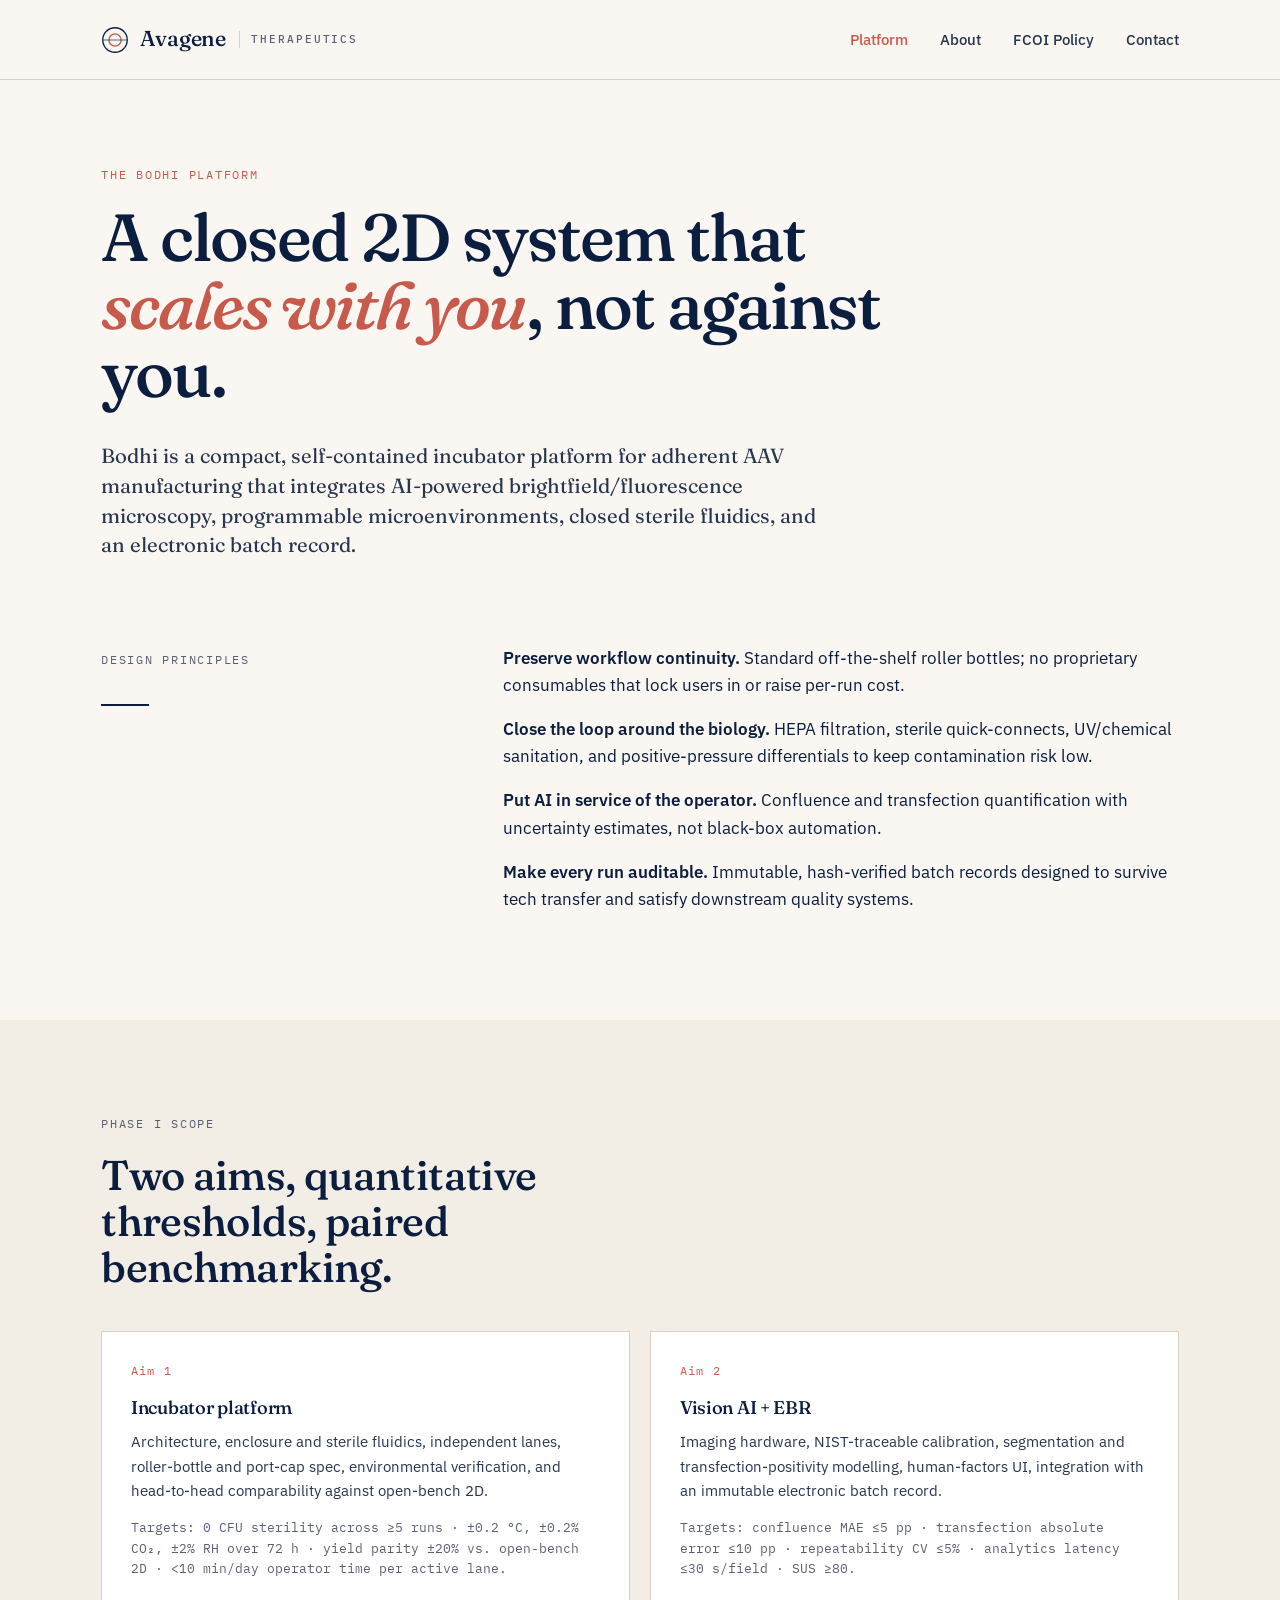
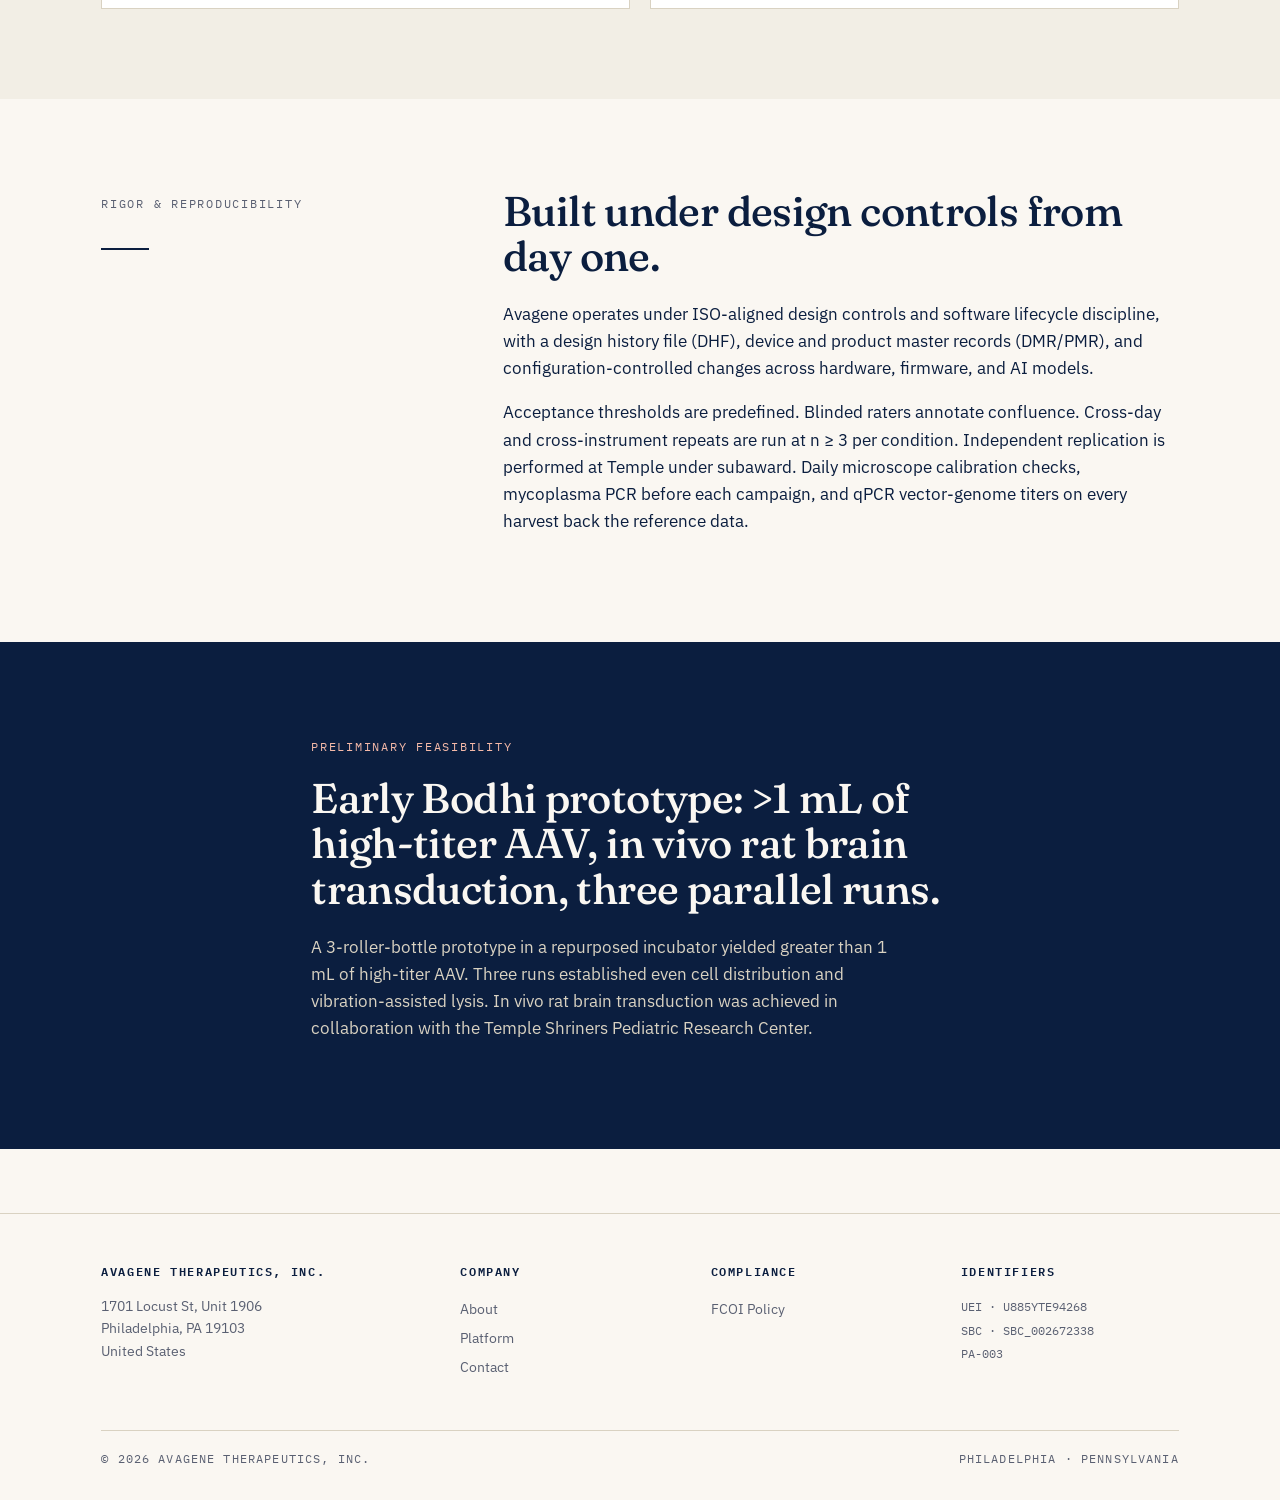
<file: platform.html>
<!doctype html>
<html lang="en">
<head>
<meta charset="utf-8">
<meta name="viewport" content="width=device-width,initial-scale=1">
<title>The Bodhi Platform — Avagene Therapeutics</title>
<meta name="description" content="Bodhi is an automated, closed, end-to-end AAV production platform combining adherent roller-bottle culture, AI vision, and electronic batch records.">
<link rel="preconnect" href="https://fonts.googleapis.com">
<link rel="preconnect" href="https://fonts.gstatic.com" crossorigin>
<link href="https://fonts.googleapis.com/css2?family=Fraunces:ital,opsz,wght@0,9..144,400;0,9..144,500;0,9..144,600;1,9..144,400&family=IBM+Plex+Mono:wght@400;500&family=IBM+Plex+Sans:wght@400;500;600&display=swap" rel="stylesheet">
<link rel="stylesheet" href="styles.css">
</head>
<body>

<header class="site-header">
  <div class="wrap">
    <a href="index.html" class="brand" aria-label="Avagene Therapeutics">
      <svg class="brand-mark" viewBox="0 0 32 32" fill="none" xmlns="http://www.w3.org/2000/svg" aria-hidden="true">
        <circle cx="16" cy="16" r="14" stroke="#0B1E3F" stroke-width="1.5"/>
        <circle cx="16" cy="16" r="7" stroke="#C75A4B" stroke-width="1.5"/>
        <line x1="2" y1="16" x2="30" y2="16" stroke="#0B1E3F" stroke-width="0.75"/>
      </svg>
      Avagene<span class="brand-suffix">Therapeutics</span>
    </a>
    <nav class="primary">
      <a href="platform.html" class="current">Platform</a>
      <a href="about.html">About</a>
      <a href="fcoi.html">FCOI&nbsp;Policy</a>
      <a href="contact.html">Contact</a>
    </nav>
  </div>
</header>

<section class="hero" style="padding-top:clamp(3rem,7vw,5rem);padding-bottom:2rem;">
  <div class="wrap">
    <span class="eyebrow">The Bodhi platform</span>
    <h1 style="max-width:18ch;">A closed 2D system that <span style="font-style:italic;color:var(--accent);">scales with you</span>, not against you.</h1>
    <p class="hero-lede" style="max-width:55ch;">Bodhi is a compact, self-contained incubator platform for adherent AAV manufacturing that integrates AI-powered brightfield/fluorescence microscopy, programmable microenvironments, closed sterile fluidics, and an electronic batch record.</p>
  </div>
</section>

<section style="padding-top:2rem;">
  <div class="wrap">
    <div class="two-col">
      <div>
        <span class="section-label">Design principles</span>
        <hr class="rule-thick">
      </div>
      <div>
        <p><strong>Preserve workflow continuity.</strong> Standard off-the-shelf roller bottles; no proprietary consumables that lock users in or raise per-run cost.</p>
        <p><strong>Close the loop around the biology.</strong> HEPA filtration, sterile quick-connects, UV/chemical sanitation, and positive-pressure differentials to keep contamination risk low.</p>
        <p><strong>Put AI in service of the operator.</strong> Confluence and transfection quantification with uncertainty estimates, not black-box automation.</p>
        <p><strong>Make every run auditable.</strong> Immutable, hash-verified batch records designed to survive tech transfer and satisfy downstream quality systems.</p>
      </div>
    </div>
  </div>
</section>

<section style="background:#F2EEE5;">
  <div class="wrap">
    <span class="eyebrow muted">Phase I scope</span>
    <h2 style="max-width:22ch;">Two aims, quantitative thresholds, paired benchmarking.</h2>

    <div class="cards" style="margin-top:2.5rem;">
      <div class="card">
        <span class="num">Aim 1</span>
        <h3>Incubator platform</h3>
        <p style="margin-bottom:1rem;">Architecture, enclosure and sterile fluidics, independent lanes, roller-bottle and port-cap spec, environmental verification, and head-to-head comparability against open-bench 2D.</p>
        <p style="font-family:var(--mono);font-size:0.8rem;color:var(--mute);margin:0;">Targets: 0 CFU sterility across ≥5 runs · ±0.2 °C, ±0.2% CO₂, ±2% RH over 72 h · yield parity ±20% vs. open-bench 2D · &lt;10 min/day operator time per active lane.</p>
      </div>
      <div class="card">
        <span class="num">Aim 2</span>
        <h3>Vision AI + EBR</h3>
        <p style="margin-bottom:1rem;">Imaging hardware, NIST-traceable calibration, segmentation and transfection-positivity modelling, human-factors UI, integration with an immutable electronic batch record.</p>
        <p style="font-family:var(--mono);font-size:0.8rem;color:var(--mute);margin:0;">Targets: confluence MAE ≤5 pp · transfection absolute error ≤10 pp · repeatability CV ≤5% · analytics latency ≤30 s/field · SUS ≥80.</p>
      </div>
    </div>
  </div>
</section>

<section>
  <div class="wrap">
    <div class="two-col">
      <div>
        <span class="section-label">Rigor &amp; reproducibility</span>
        <hr class="rule-thick">
      </div>
      <div>
        <h2>Built under design controls from day one.</h2>
        <p>Avagene operates under ISO-aligned design controls and software lifecycle discipline, with a design history file (DHF), device and product master records (DMR/PMR), and configuration-controlled changes across hardware, firmware, and AI models.</p>
        <p>Acceptance thresholds are predefined. Blinded raters annotate confluence. Cross-day and cross-instrument repeats are run at n ≥ 3 per condition. Independent replication is performed at Temple under subaward. Daily microscope calibration checks, mycoplasma PCR before each campaign, and qPCR vector-genome titers on every harvest back the reference data.</p>
      </div>
    </div>
  </div>
</section>

<section style="background:var(--ink);color:var(--canvas);">
  <div class="wrap" style="max-width:760px;">
    <span class="eyebrow" style="color:#F4B9A8;">Preliminary feasibility</span>
    <h2 style="color:var(--canvas);max-width:28ch;">Early Bodhi prototype: &gt;1 mL of high-titer AAV, in vivo rat brain transduction, three parallel runs.</h2>
    <p style="color:#D9D2C2;max-width:60ch;">A 3-roller-bottle prototype in a repurposed incubator yielded greater than 1 mL of high-titer AAV. Three runs established even cell distribution and vibration-assisted lysis. In vivo rat brain transduction was achieved in collaboration with the Temple Shriners Pediatric Research Center.</p>
  </div>
</section>

<footer class="site-footer">
  <div class="wrap">
    <div>
      <h4>Avagene Therapeutics, Inc.</h4>
      <p style="color:var(--mute);font-size:0.88rem;margin:0;">1701 Locust St, Unit 1906<br>Philadelphia, PA 19103<br>United States</p>
    </div>
    <div>
      <h4>Company</h4>
      <a href="about.html">About</a>
      <a href="platform.html">Platform</a>
      <a href="contact.html">Contact</a>
    </div>
    <div>
      <h4>Compliance</h4>
      <a href="fcoi.html">FCOI Policy</a>
    </div>
    <div>
      <h4>Identifiers</h4>
      <p style="font-family:var(--mono);font-size:0.78rem;color:var(--mute);margin:0;line-height:1.9;">
        UEI&nbsp;·&nbsp;U885YTE94268<br>
        SBC&nbsp;·&nbsp;SBC_002672338<br>
        PA-003
      </p>
    </div>
    <div class="bottom">
      <span>&copy; <span id="year">2026</span> Avagene Therapeutics, Inc.</span>
      <span>Philadelphia · Pennsylvania</span>
    </div>
  </div>
</footer>
<script>document.getElementById('year').textContent = new Date().getFullYear();</script>

</body>
</html>
</file>
<file: styles.css>
/* ============================================================
   Avagene Therapeutics — site styles
   Editorial scientific aesthetic
   ============================================================ */

:root {
  /* color tokens */
  --ink:        #0B1E3F;   /* deep Prussian navy — primary */
  --ink-soft:   #27364F;   /* secondary ink */
  --mute:       #5A6072;   /* muted body / meta */
  --rule:       #D9D2C2;   /* subtle editorial rule */
  --canvas:     #FAF7F2;   /* warm ivory page */
  --card:       #FFFFFF;
  --accent:     #C75A4B;   /* restrained coral — used sparingly */
  --accent-dk:  #A04538;
  --good:       #3D6B57;   /* muted forest for success / compliance */

  /* typography */
  --serif: "Fraunces", "Newsreader", Georgia, "Times New Roman", serif;
  --sans:  "IBM Plex Sans", -apple-system, BlinkMacSystemFont, "Helvetica Neue", Arial, sans-serif;
  --mono:  "IBM Plex Mono", ui-monospace, SFMono-Regular, Menlo, monospace;

  /* layout */
  --edge: clamp(1.25rem, 4vw, 3.5rem);
  --max: 1180px;
}

* { box-sizing: border-box; }

html { scroll-behavior: smooth; }

body {
  margin: 0;
  background: var(--canvas);
  color: var(--ink);
  font-family: var(--sans);
  font-size: 17px;
  line-height: 1.6;
  -webkit-font-smoothing: antialiased;
  text-rendering: optimizeLegibility;
}

/* ---------- typography ---------- */
h1, h2, h3, h4 {
  font-family: var(--serif);
  font-weight: 500;
  letter-spacing: -0.015em;
  color: var(--ink);
  margin: 0 0 0.5em;
  font-variation-settings: "opsz" 24, "SOFT" 30;
}

h1 { font-size: clamp(2.4rem, 5.2vw, 4.2rem); line-height: 1.02; letter-spacing: -0.03em; }
h2 { font-size: clamp(1.75rem, 3.4vw, 2.6rem); line-height: 1.1; }
h3 { font-size: 1.4rem; line-height: 1.3; }
h4 { font-size: 1.05rem; font-family: var(--sans); font-weight: 600; letter-spacing: 0.02em; text-transform: uppercase; }

p { margin: 0 0 1em; max-width: 68ch; }
strong { font-weight: 600; color: var(--ink); }
em { font-style: italic; }

a {
  color: var(--ink);
  text-decoration: none;
  border-bottom: 1px solid var(--rule);
  transition: border-color 0.15s ease, color 0.15s ease;
}
a:hover { border-color: var(--accent); color: var(--accent); }

.eyebrow {
  font-family: var(--mono);
  font-size: 0.78rem;
  text-transform: uppercase;
  letter-spacing: 0.14em;
  color: var(--accent);
  margin-bottom: 1.2rem;
  display: inline-block;
}

.eyebrow.muted { color: var(--mute); }

hr.rule {
  border: 0;
  border-top: 1px solid var(--rule);
  margin: 3rem 0;
}

hr.rule-thick {
  border: 0;
  border-top: 2px solid var(--ink);
  margin: 2rem 0;
  width: 3rem;
}

/* ---------- layout ---------- */
.wrap {
  max-width: var(--max);
  margin: 0 auto;
  padding: 0 var(--edge);
}

section { padding: clamp(3rem, 7vw, 6rem) 0; }

/* ---------- header / nav ---------- */
.site-header {
  padding: 1.4rem 0;
  border-bottom: 1px solid var(--rule);
  position: sticky;
  top: 0;
  background: rgba(250, 247, 242, 0.92);
  backdrop-filter: saturate(140%) blur(8px);
  -webkit-backdrop-filter: saturate(140%) blur(8px);
  z-index: 40;
}

.site-header .wrap {
  display: flex;
  align-items: center;
  justify-content: space-between;
  gap: 2rem;
}

.brand {
  display: flex;
  align-items: center;
  gap: 0.7rem;
  border: 0;
  font-family: var(--serif);
  font-size: 1.35rem;
  font-weight: 500;
  letter-spacing: -0.01em;
  color: var(--ink);
}
.brand:hover { color: var(--ink); }

.brand-mark {
  width: 28px;
  height: 28px;
  display: inline-block;
}

.brand-suffix {
  font-family: var(--mono);
  font-size: 0.68rem;
  text-transform: uppercase;
  letter-spacing: 0.18em;
  color: var(--mute);
  align-self: center;
  padding-left: 0.7rem;
  border-left: 1px solid var(--rule);
  margin-left: 0.1rem;
}

nav.primary {
  display: flex;
  gap: 2rem;
  align-items: center;
}
nav.primary a {
  border: 0;
  font-size: 0.92rem;
  color: var(--ink-soft);
  font-weight: 500;
}
nav.primary a:hover { color: var(--accent); }
nav.primary a.current { color: var(--accent); }

@media (max-width: 720px) {
  nav.primary { gap: 1.1rem; }
  nav.primary a { font-size: 0.85rem; }
  .brand-suffix { display: none; }
}

/* ---------- hero ---------- */
.hero {
  padding: clamp(4rem, 10vw, 9rem) 0 clamp(3rem, 7vw, 6rem);
  position: relative;
  overflow: hidden;
}

.hero-grid {
  display: grid;
  grid-template-columns: 1.3fr 1fr;
  gap: clamp(2rem, 6vw, 6rem);
  align-items: start;
}

@media (max-width: 900px) {
  .hero-grid { grid-template-columns: 1fr; }
}

.hero h1 .accent { color: var(--accent); font-style: italic; }

.hero-lede {
  font-family: var(--serif);
  font-size: clamp(1.1rem, 1.6vw, 1.35rem);
  line-height: 1.45;
  color: var(--ink-soft);
  max-width: 38ch;
  margin-top: 1.5rem;
  font-weight: 400;
}

.hero-meta {
  margin-top: 2.5rem;
  padding: 1.5rem;
  border: 1px solid var(--rule);
  background: var(--card);
  font-size: 0.92rem;
}
.hero-meta dt {
  font-family: var(--mono);
  font-size: 0.72rem;
  text-transform: uppercase;
  letter-spacing: 0.12em;
  color: var(--mute);
  margin-bottom: 0.25rem;
}
.hero-meta dd {
  margin: 0 0 1.1rem;
  color: var(--ink);
}
.hero-meta dd:last-child { margin-bottom: 0; }

/* ---------- cards & sections ---------- */
.two-col {
  display: grid;
  grid-template-columns: 1fr 2fr;
  gap: clamp(2rem, 5vw, 4.5rem);
  align-items: start;
}
@media (max-width: 800px) {
  .two-col { grid-template-columns: 1fr; gap: 1rem; }
}

.section-label {
  font-family: var(--mono);
  font-size: 0.78rem;
  text-transform: uppercase;
  letter-spacing: 0.14em;
  color: var(--mute);
}

.cards {
  display: grid;
  grid-template-columns: repeat(auto-fit, minmax(260px, 1fr));
  gap: 1.25rem;
  margin-top: 2rem;
}

.card {
  padding: 1.8rem;
  border: 1px solid var(--rule);
  background: var(--card);
}
.card h3 { font-size: 1.15rem; margin-bottom: 0.6rem; }
.card p { font-size: 0.95rem; color: var(--ink-soft); margin-bottom: 0; }
.card .num {
  font-family: var(--mono);
  font-size: 0.75rem;
  letter-spacing: 0.1em;
  color: var(--accent);
  display: block;
  margin-bottom: 1rem;
}

/* ---------- CTA / buttons ---------- */
.cta-row {
  display: flex;
  flex-wrap: wrap;
  gap: 0.9rem;
  margin-top: 2rem;
}

.btn {
  display: inline-block;
  padding: 0.85rem 1.4rem;
  font-family: var(--sans);
  font-size: 0.95rem;
  font-weight: 500;
  border: 1px solid var(--ink);
  background: var(--ink);
  color: var(--canvas);
  border-bottom: 1px solid var(--ink);
  transition: background 0.18s ease, color 0.18s ease;
}
.btn:hover {
  background: var(--accent);
  color: var(--canvas);
  border-color: var(--accent);
}

.btn.ghost {
  background: transparent;
  color: var(--ink);
  border-color: var(--ink);
}
.btn.ghost:hover {
  background: var(--ink);
  color: var(--canvas);
}

/* ---------- partners strip ---------- */
.partners {
  border-top: 1px solid var(--rule);
  border-bottom: 1px solid var(--rule);
  padding: 2rem 0;
  margin-top: 3rem;
}
.partners .label {
  font-family: var(--mono);
  font-size: 0.72rem;
  text-transform: uppercase;
  letter-spacing: 0.14em;
  color: var(--mute);
  margin-bottom: 1.2rem;
  display: block;
}
.partners-list {
  display: flex;
  flex-wrap: wrap;
  gap: 2rem 2.5rem;
  font-family: var(--serif);
  font-size: 1.05rem;
  color: var(--ink-soft);
  align-items: center;
}
.partners-list span { white-space: nowrap; }

/* ---------- policy / long-form pages ---------- */
.doc {
  max-width: 760px;
  margin: 0 auto;
  padding: clamp(3rem, 7vw, 5rem) var(--edge);
}

.doc .meta {
  font-family: var(--mono);
  font-size: 0.78rem;
  color: var(--mute);
  text-transform: uppercase;
  letter-spacing: 0.1em;
  margin-bottom: 1rem;
}

.doc h1 { font-size: clamp(2rem, 4vw, 3rem); margin-bottom: 0.3em; }
.doc .subtitle {
  font-family: var(--serif);
  font-style: italic;
  font-size: 1.15rem;
  color: var(--ink-soft);
  margin-bottom: 2rem;
}

.doc h2 {
  font-size: 1.5rem;
  margin-top: 2.8rem;
  margin-bottom: 0.5rem;
  padding-top: 1.2rem;
  border-top: 1px solid var(--rule);
}
.doc h2:first-of-type { border-top: 0; padding-top: 0; margin-top: 2rem; }

.doc h3 {
  font-family: var(--sans);
  font-size: 0.95rem;
  text-transform: uppercase;
  letter-spacing: 0.08em;
  font-weight: 600;
  margin-top: 2rem;
  color: var(--ink-soft);
}

.doc p, .doc li { font-size: 1rem; line-height: 1.7; color: var(--ink-soft); }
.doc li { margin-bottom: 0.4rem; }

.doc .callout {
  border-left: 3px solid var(--accent);
  padding: 0.2rem 0 0.2rem 1.2rem;
  margin: 1.5rem 0;
  font-size: 0.95rem;
  color: var(--ink-soft);
}

.doc .draft-banner {
  background: #FFF4EC;
  border: 1px solid #E8B9A8;
  padding: 1rem 1.2rem;
  margin: 0 0 2.5rem;
  font-size: 0.9rem;
  color: var(--accent-dk);
}

.doc .sig-block {
  margin-top: 3rem;
  padding-top: 2rem;
  border-top: 1px solid var(--rule);
  font-size: 0.95rem;
  color: var(--ink-soft);
}
.doc .sig-block .sig-line {
  display: inline-block;
  border-bottom: 1px solid var(--ink);
  width: 260px;
  margin-bottom: 0.3rem;
}

/* ---------- footer ---------- */
footer.site-footer {
  border-top: 1px solid var(--rule);
  padding: 3rem 0 2rem;
  margin-top: 4rem;
  font-size: 0.88rem;
  color: var(--mute);
}
footer.site-footer .wrap {
  display: grid;
  grid-template-columns: 1.5fr 1fr 1fr 1fr;
  gap: 2rem;
}
@media (max-width: 780px) {
  footer.site-footer .wrap { grid-template-columns: 1fr 1fr; }
}
footer.site-footer h4 {
  font-family: var(--mono);
  font-size: 0.72rem;
  text-transform: uppercase;
  letter-spacing: 0.14em;
  color: var(--ink);
  margin-bottom: 0.9rem;
}
footer.site-footer a {
  display: block;
  border: 0;
  color: var(--mute);
  padding: 0.2rem 0;
}
footer.site-footer a:hover { color: var(--accent); }
footer.site-footer .bottom {
  grid-column: 1 / -1;
  border-top: 1px solid var(--rule);
  padding-top: 1.2rem;
  margin-top: 1rem;
  display: flex;
  justify-content: space-between;
  flex-wrap: wrap;
  gap: 1rem;
  font-family: var(--mono);
  font-size: 0.72rem;
  text-transform: uppercase;
  letter-spacing: 0.1em;
}

/* ---------- decorative element: subtle roller bottle motif ---------- */
.hero-motif {
  position: absolute;
  top: 0;
  right: 0;
  width: min(38vw, 420px);
  height: 100%;
  opacity: 0.07;
  pointer-events: none;
  z-index: 0;
}

.hero > .wrap { position: relative; z-index: 1; }

/* ---------- compliance page specific ---------- */
.compliance-grid {
  display: grid;
  grid-template-columns: 1fr 1fr;
  gap: 1rem;
  margin: 2rem 0;
}
@media (max-width: 700px) {
  .compliance-grid { grid-template-columns: 1fr; }
}
.compliance-grid .item {
  padding: 1.2rem;
  border: 1px solid var(--rule);
  background: var(--card);
  font-size: 0.92rem;
}
.compliance-grid .item .label {
  font-family: var(--mono);
  font-size: 0.7rem;
  letter-spacing: 0.12em;
  text-transform: uppercase;
  color: var(--accent);
  display: block;
  margin-bottom: 0.4rem;
}
</file>
